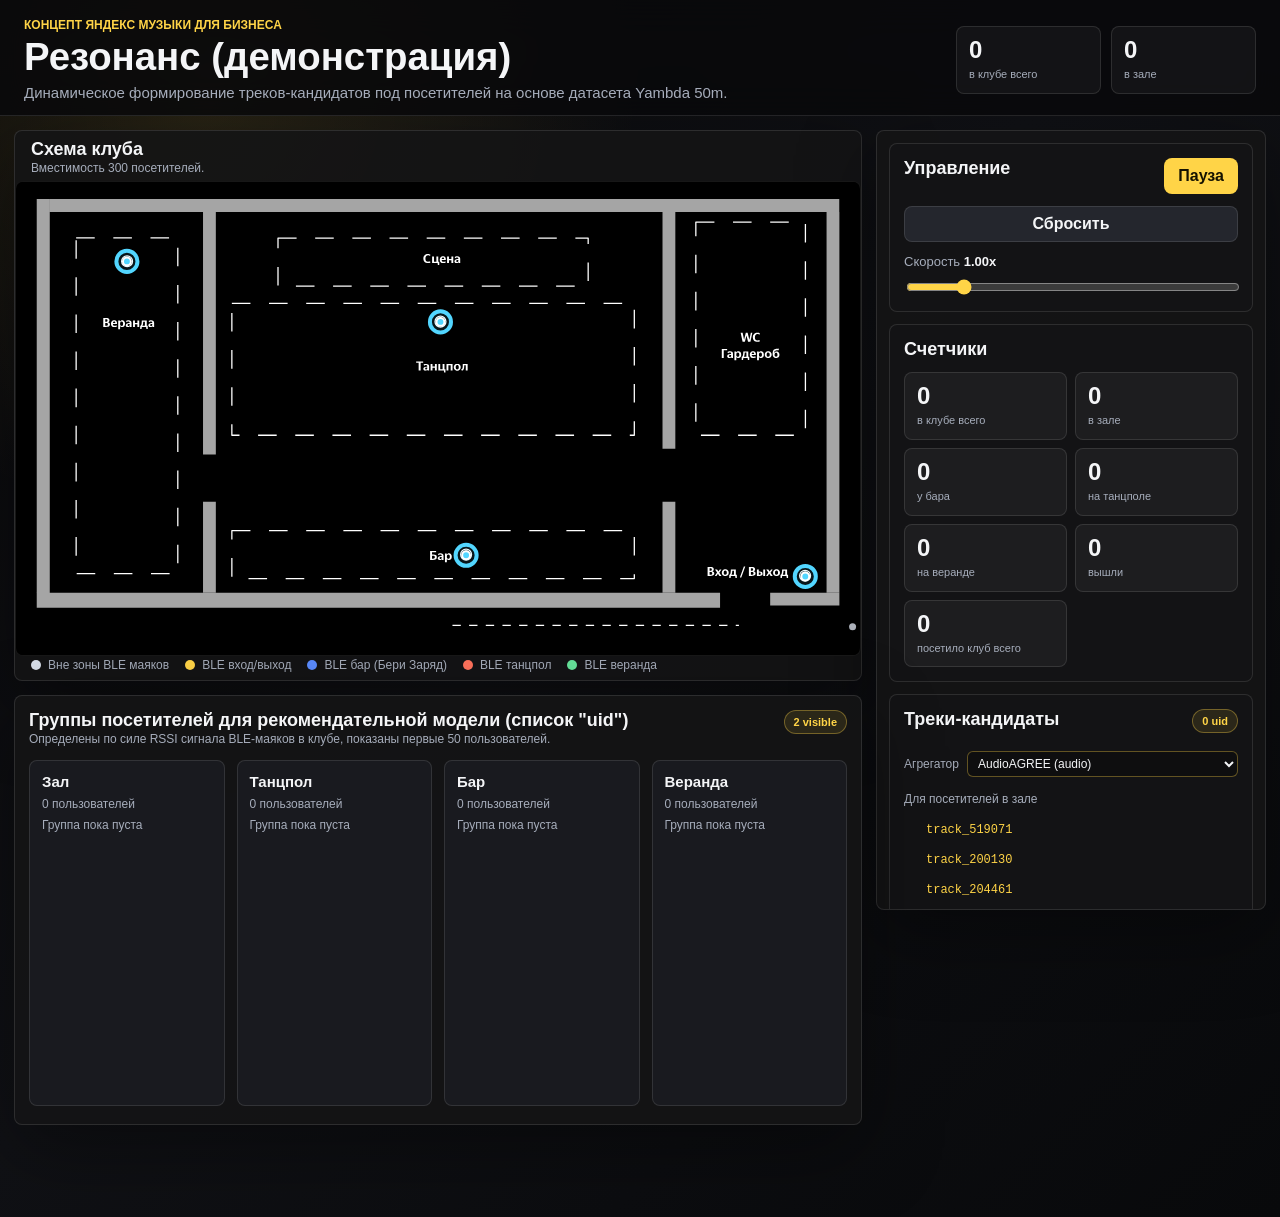
<file: Club-Demo/index.html>
<!doctype html>
<html lang="ru">
  <head>
    <meta charset="utf-8" />
    <meta name="viewport" content="width=device-width, initial-scale=1" />
    <title>Резонанс (демонстрация)</title>
    <link rel="stylesheet" href="styles.css" />
  </head>
  <body>
    <header class="app-header">
      <div>
        <p class="eyebrow">Концепт Яндекс Музыки для бизнеса</p>
        <h1>Резонанс (демонстрация)</h1>
        <p class="subtitle">Динамическое формирование треков-кандидатов под посетителей на основе датасета Yambda 50m.</p>
      </div>
      <div class="header-metrics" aria-label="Основные счетчики">
        <div>
          <span id="clubOccupancyHeader">0</span>
          <small>в клубе всего</small>
        </div>
        <div>
          <span id="centralGroupHeader">0</span>
          <small>в зале</small>
        </div>
      </div>
    </header>

    <div id="errorBanner" class="error-banner" hidden></div>

    <main class="demo-layout">
      <section class="map-card" aria-label="Карта клуба">
        <div class="map-toolbar">
          <div>
            <h2>Схема клуба</h2>
            <p id="dataStatus">Вместимость 300 посетителей.</p>
          </div>
          <div id="debugInfo" class="debug-info" hidden>
            viewBox: 0 0 1920 1080 · cursor: -,- · agents: 0
          </div>
        </div>

        <div class="map-wrapper" id="mapWrapper">
          <img
            src="assets/club_map.svg"
            class="club-map"
            id="clubMap"
            alt="Схема клуба"
          />
          <svg
            class="agents-layer"
            id="agentsLayer"
            viewBox="0 0 1920 1080"
            aria-label="Слой посетителей, BLE-маяков и маршрутов"
          ></svg>
          <div id="signalPopup" class="signal-popup" hidden></div>
        </div>

        <div class="legend" aria-label="Цвета посетителей">
          <span><i class="legend-dot outside-ble"></i>Вне зоны BLE маяков</span>
          <span><i class="legend-dot entrance"></i>BLE вход/выход</span>
          <span><i class="legend-dot bar"></i>BLE бар (Бери Заряд)</span>
          <span><i class="legend-dot dancefloor"></i>BLE танцпол</span>
          <span><i class="legend-dot veranda"></i>BLE веранда</span>
        </div>
      </section>

      <aside class="side-panel" aria-label="Панель управления и аналитики">
        <section class="panel-block controls-block">
          <div class="panel-title-row">
            <h2>Управление</h2>
            <button id="startPauseBtn" class="primary-button" type="button">Пауза</button>
          </div>
          <button id="resetBtn" class="secondary-button" type="button">Сбросить</button>

          <label class="range-control">
            <span>Скорость <b id="speedValue">1.00x</b></span>
            <input id="speedRange" type="range" min="0.25" max="5" step="0.25" value="1" />
          </label>

        </section>

        <section class="panel-block">
          <h2>Счетчики</h2>
          <div class="stats-grid">
            <div><span id="clubOccupancy">0</span><small>в клубе всего</small></div>
            <div><span id="centralGroupCount">0</span><small>в зале</small></div>
            <div><span id="barCount">0</span><small>у бара</small></div>
            <div><span id="dancefloorCount">0</span><small>на танцполе</small></div>
            <div><span id="verandaCount">0</span><small>на веранде</small></div>
            <div><span id="exitedCount">0</span><small>вышли</small></div>
            <div><span id="totalVisitorsCount">0</span><small>посетило клуб всего</small></div>
          </div>
        </section>

        <section class="panel-block recommendations-card">
          <div class="panel-title-row">
            <h2>Треки-кандидаты</h2>
            <span id="recommendationGroupSize" class="pill">0 users</span>
          </div>
          <div class="reco-controls">
            <label for="methodSelect">Агрегатор</label>
            <select id="methodSelect">
              <option value="audio_agree">AudioAGREE (audio)</option>
              <option value="group_cross_attn">GroupCrossAttn (audio)</option>
              <option value="avg">AVG (тривиальный)</option>
            </select>
          </div>
          <p class="muted-text">Для посетителей в зале</p>
          <ol id="recommendationsList" class="recommendations-list"></ol>
        </section>

        <section class="panel-block metrics-card" id="metricsPanel">
          <div class="panel-title-row">
            <h2>Качество (live)</h2>
          </div>
          <p class="muted-text">
            Среднее по зонам клуба на реальных (held-out) прослушиваниях YAMBDA.
          </p>
          <ul class="metrics-legend">
            <li><b>NDCG@10</b> — насколько точно верх списка попал в реальные прослушивания группы: совпадения на верхних позициях весят больше (выше - лучше).</li>
            <li><b>coverage@10</b> — какой доле участников топ-10 угодил хотя бы одним «своим» треком: считаем долю людей, у кого есть попадание (выше - лучше).</li>
            <li><b>Jain</b> — равномерность попадания личных треков в подборку по участникам: индекс Джейна по их личным NDCG, 1 = всем поровну (выше - лучше).</li>
            <li><b>disagreement</b> — насколько равномерно подборка попала в личные треки участников по NDCG (ниже - лучше).</li>
          </ul>
          <table class="metrics-table">
            <thead>
              <tr><th>Метрика</th><th>AudioAGREE</th><th>AVG</th></tr>
            </thead>
            <tbody>
              <tr>
                <td>NDCG@10</td>
                <td id="metricsNdcgAudio" class="metric-primary">—</td>
                <td id="metricsNdcgAvg">—</td>
              </tr>
              <tr>
                <td>coverage@10</td>
                <td id="metricsCovAudio" class="metric-primary">—</td>
                <td id="metricsCovAvg">—</td>
              </tr>
              <tr>
                <td>Jain</td>
                <td id="metricsJainAudio" class="metric-primary">—</td>
                <td id="metricsJainAvg">—</td>
              </tr>
              <tr>
                <td>disagreement</td>
                <td id="metricsDisAudio" class="metric-primary">—</td>
                <td id="metricsDisAvg">—</td>
              </tr>
            </tbody>
          </table>
          <p id="metricsSampleN" class="muted-text">0 групп в усреднении</p>
        </section>
      </aside>

      <section class="groups-card" aria-label="Группы пользователей для рекомендаций">
        <div class="panel-title-row">
          <div>
            <h2>Группы посетителей для рекомендательной модели (список "uid")</h2>
            <p class="muted-text">Определены по силе RSSI сигнала BLE-маяков в клубе, показаны первые 50 пользователей.</p>
          </div>
          <span id="visibleAgentsCount" class="pill">0 visible</span>
        </div>

        <div class="groups-grid">
          <article class="group-list-card">
            <h3>Зал</h3>
            <p id="centralRoomMeta" class="group-meta">0 пользователей</p>
            <div id="centralRoomList" class="users-list"></div>
          </article>
          <article class="group-list-card">
            <h3>Танцпол</h3>
            <p id="dancefloorMeta" class="group-meta">0 пользователей</p>
            <div id="dancefloorList" class="users-list"></div>
          </article>
          <article class="group-list-card">
            <h3>Бар</h3>
            <p id="barMeta" class="group-meta">0 пользователей</p>
            <div id="barList" class="users-list"></div>
          </article>
          <article class="group-list-card">
            <h3>Веранда</h3>
            <p id="verandaMeta" class="group-meta">0 пользователей</p>
            <div id="verandaList" class="users-list"></div>
          </article>
        </div>
      </section>
    </main>

    <script src="app.js"></script>
  </body>
</html>
</file>
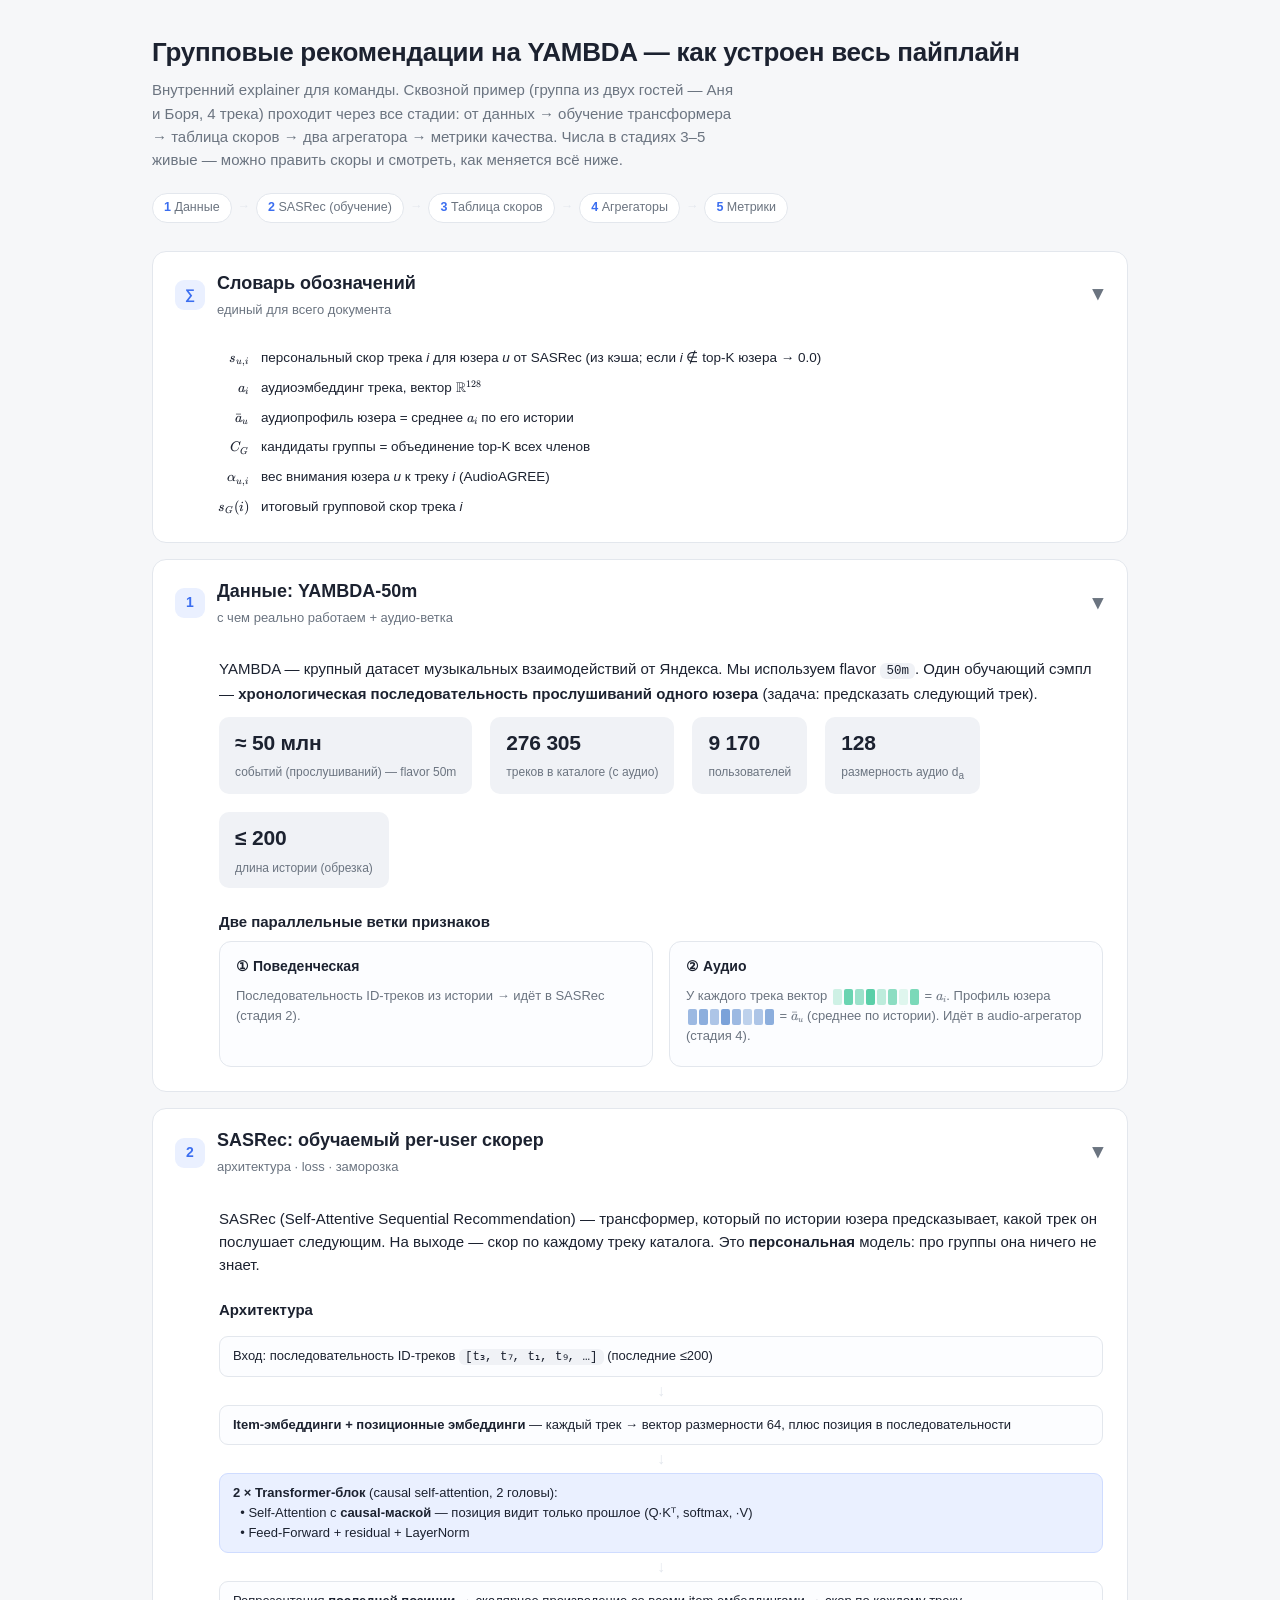
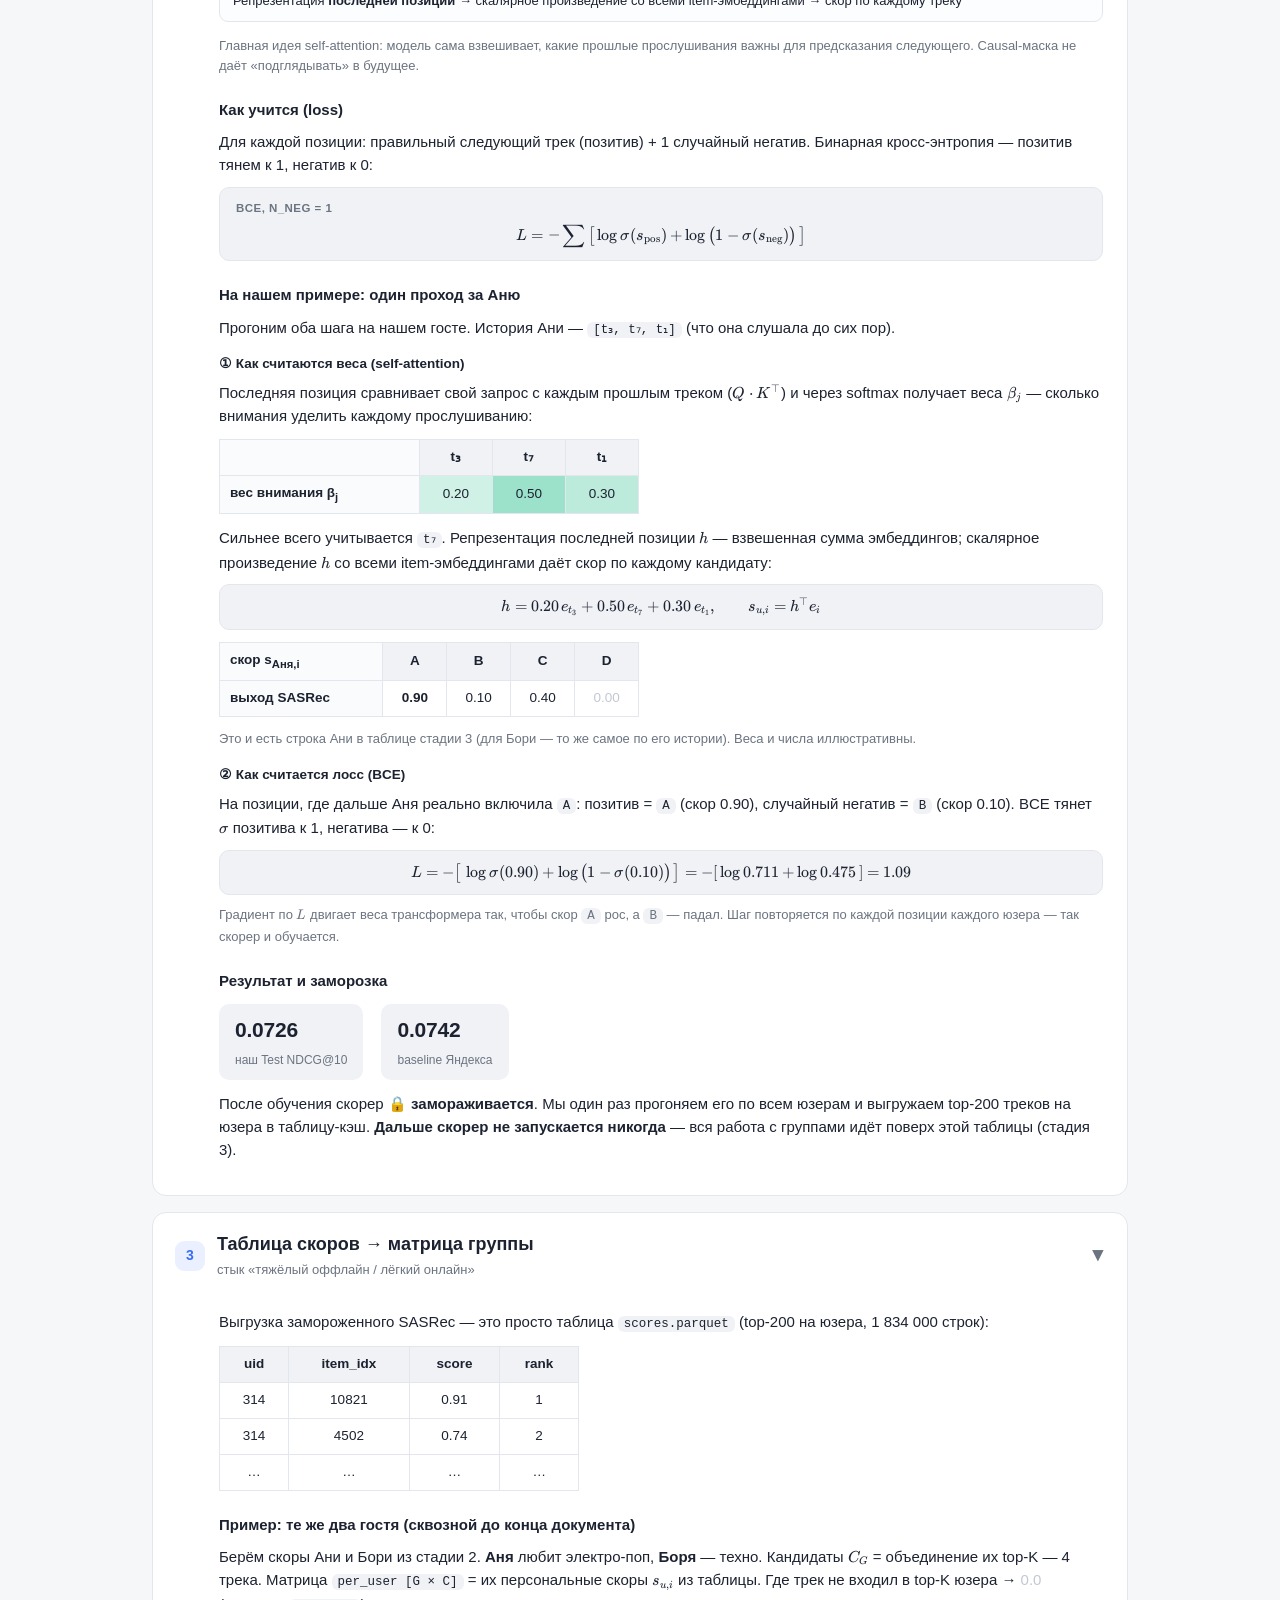
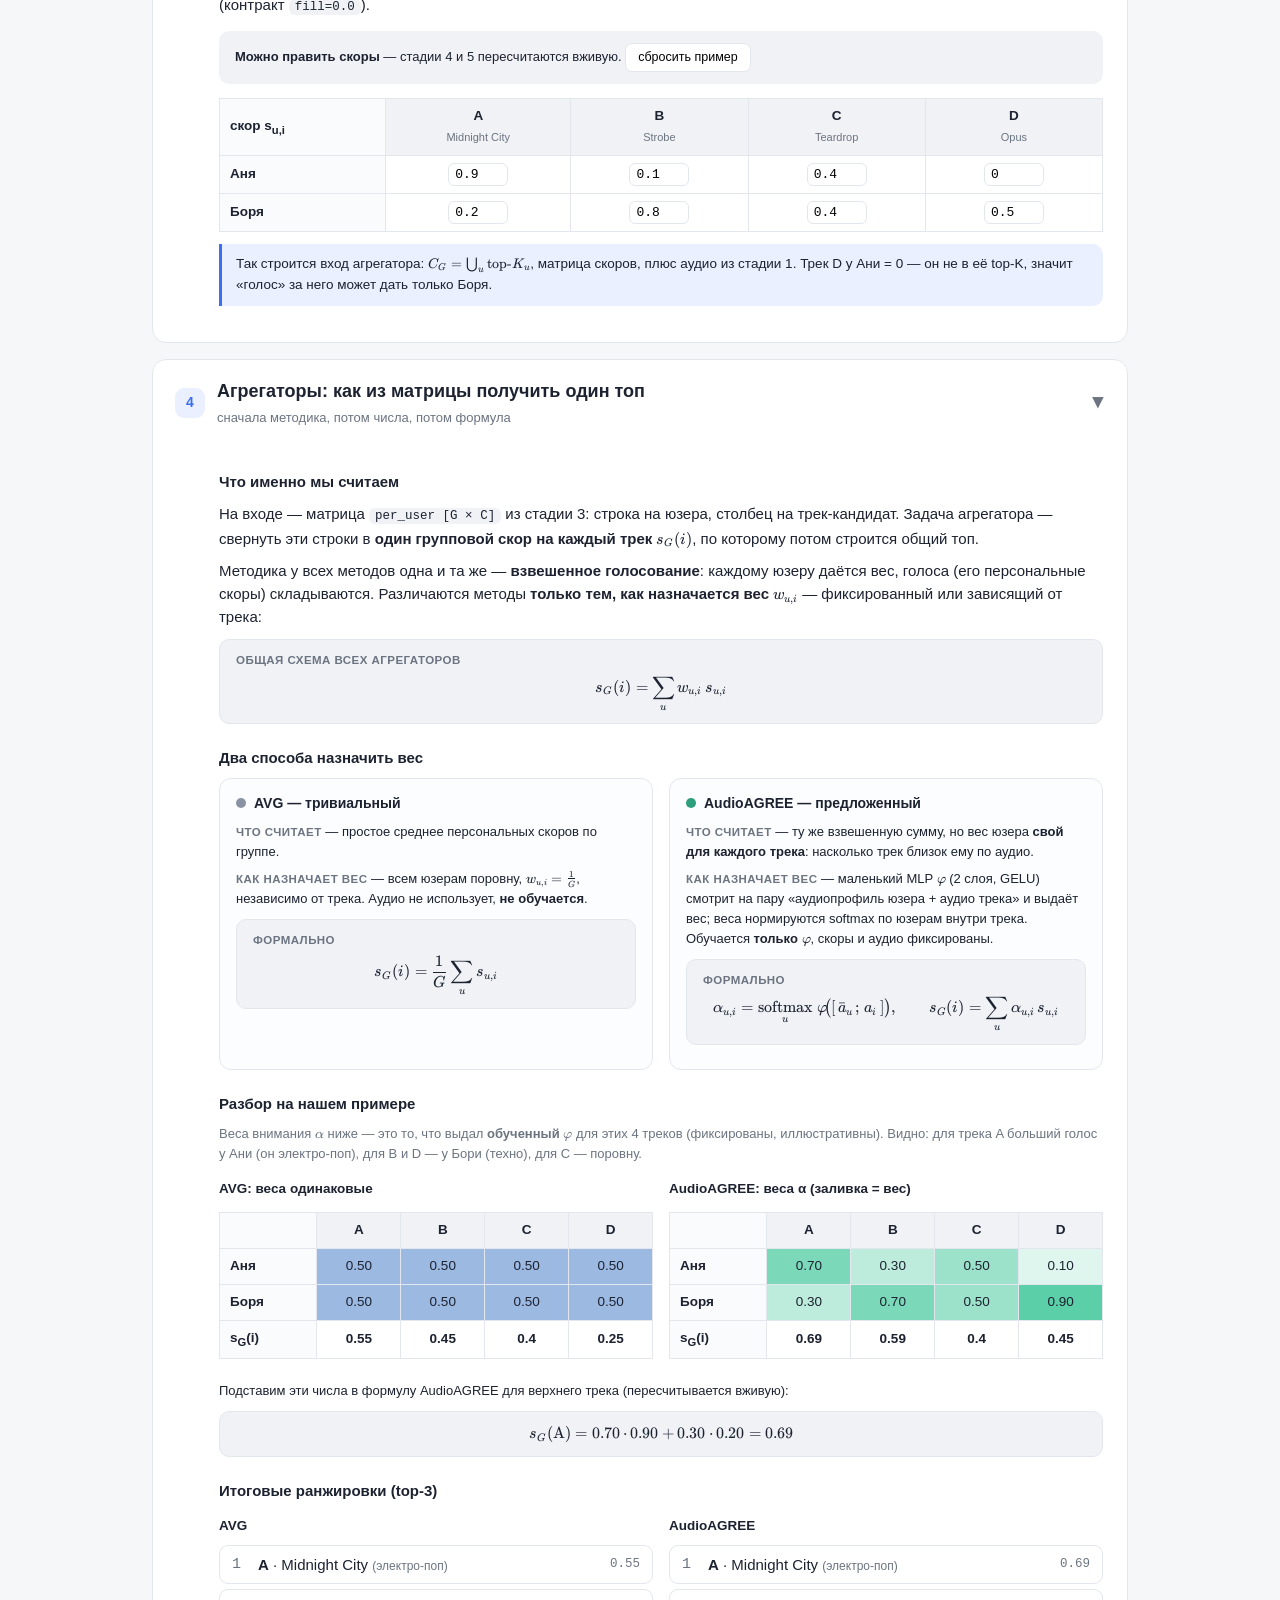
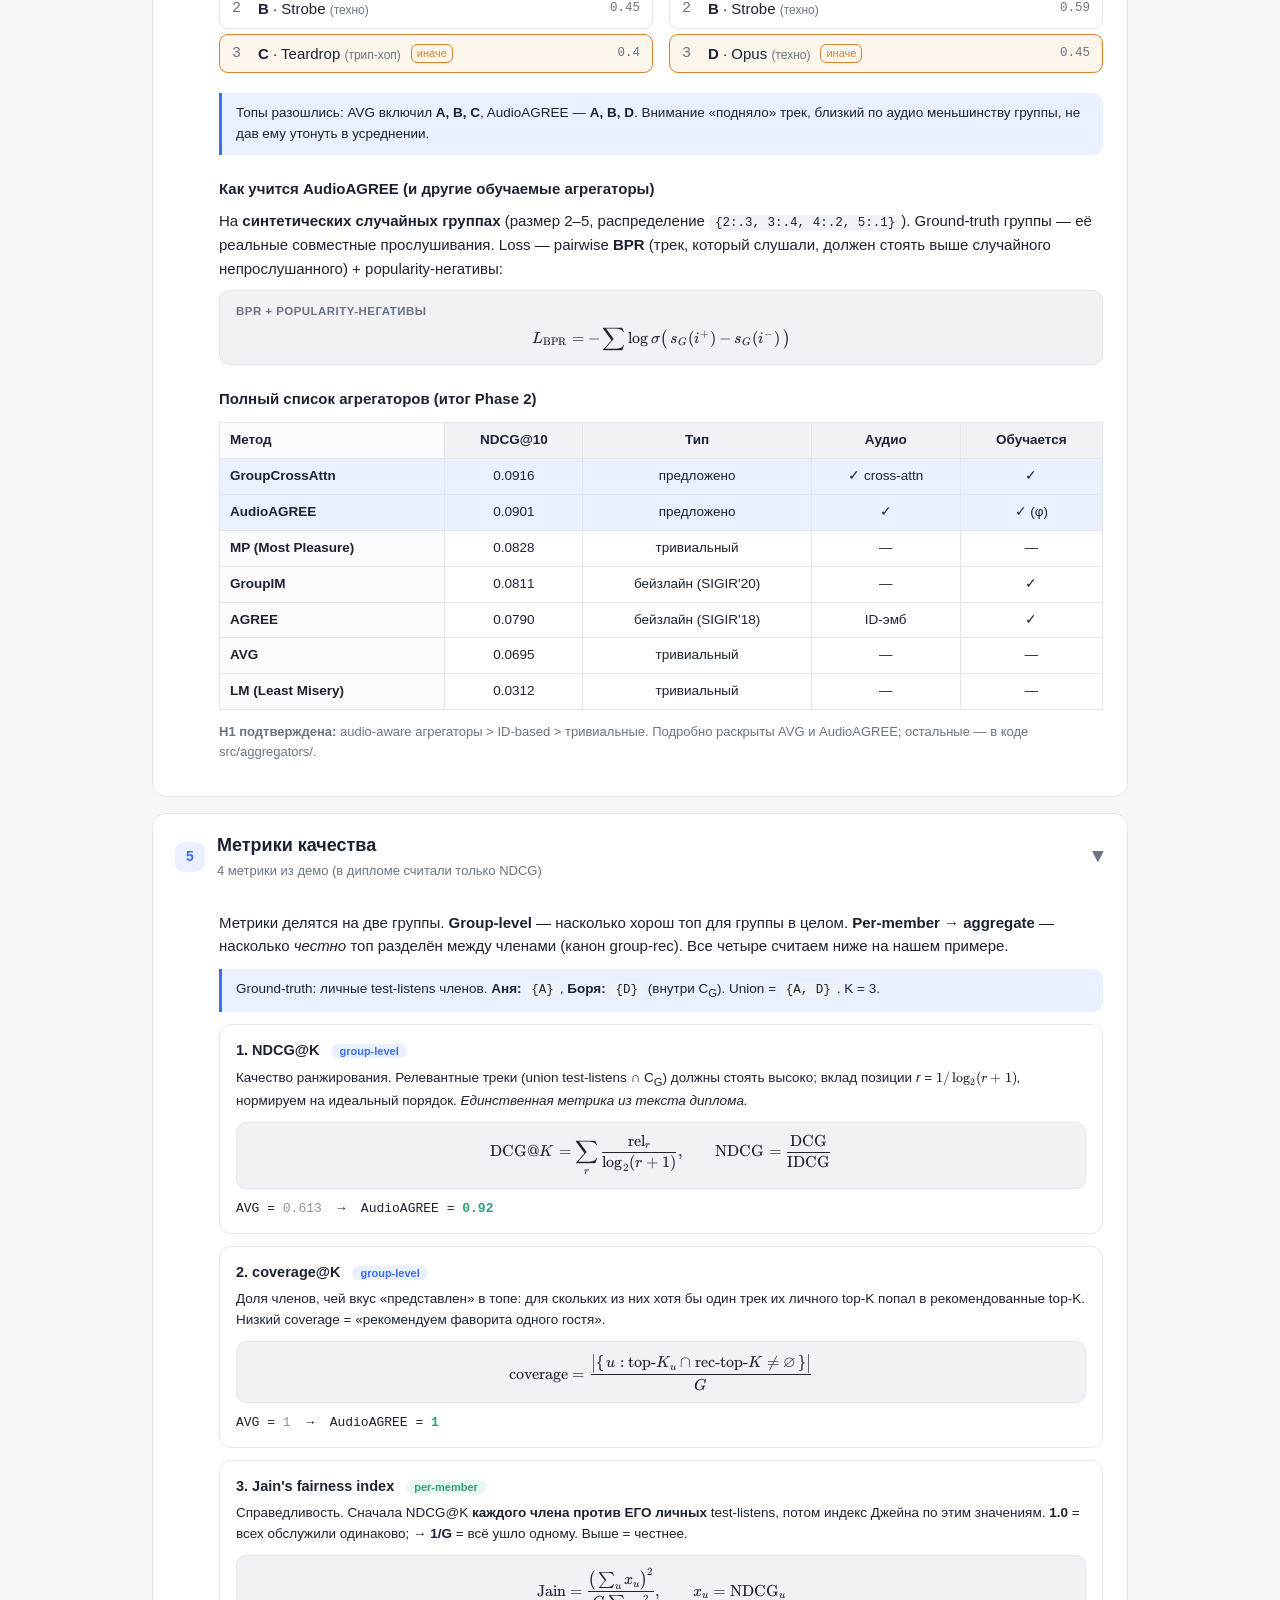
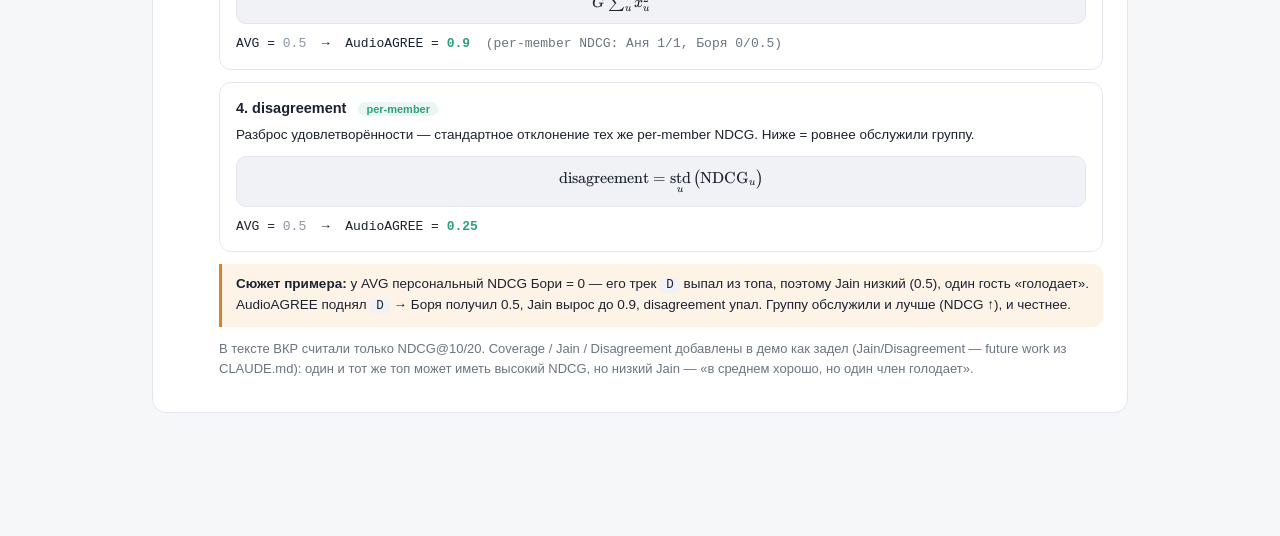
<file: pipeline-explainer/index.html>
<!DOCTYPE html>
<html lang="ru">
<head>
<meta charset="utf-8">
<meta name="viewport" content="width=device-width, initial-scale=1">
<title>Пайплайн групповых рекомендаций — внутренний explainer</title>
<link rel="stylesheet" href="katex/katex.min.css">
<style>
  :root {
    --bg: #f6f7f9;
    --card: #ffffff;
    --ink: #1c2230;
    --muted: #6b7480;
    --line: #e3e7ed;
    --accent: #3b6ef0;
    --accent-soft: #eaf0ff;
    --avg: #8a93a3;
    --aa: #2f9e7d;
    --warn: #d9822b;
    --code: #f0f2f6;
    --good: #2f9e7d;
    --bad: #d24b4b;
    --radius: 14px;
    --mono: ui-monospace, SFMono-Regular, "SF Mono", Menlo, Consolas, monospace;
  }
  * { box-sizing: border-box; }
  body {
    margin: 0; background: var(--bg); color: var(--ink);
    font-family: -apple-system, BlinkMacSystemFont, "Segoe UI", Roboto, Helvetica, Arial, sans-serif;
    line-height: 1.55; font-size: 15px;
  }
  .wrap { max-width: 1020px; margin: 0 auto; padding: 32px 22px 120px; }
  header.top { margin-bottom: 28px; }
  header.top h1 { font-size: 26px; margin: 0 0 6px; letter-spacing: -0.01em; }
  header.top p { color: var(--muted); margin: 0; max-width: 70ch; }
  .stagebar {
    display: flex; flex-wrap: wrap; gap: 6px; margin: 22px 0 8px; font-size: 12.5px;
  }
  .stagebar span {
    background: var(--card); border: 1px solid var(--line); border-radius: 999px;
    padding: 4px 11px; color: var(--muted);
  }
  .stagebar span b { color: var(--accent); font-weight: 600; }
  .stagebar .arr { border: none; background: none; color: var(--line); padding: 4px 0; }

  details.stage {
    background: var(--card); border: 1px solid var(--line); border-radius: var(--radius);
    margin: 16px 0; overflow: hidden;
  }
  details.stage > summary {
    list-style: none; cursor: pointer; padding: 18px 22px; display: flex; align-items: baseline; gap: 12px;
  }
  details.stage > summary::-webkit-details-marker { display: none; }
  details.stage > summary::marker { content: ""; }
  .num {
    flex: none; width: 30px; height: 30px; border-radius: 9px; background: var(--accent-soft);
    color: var(--accent); font-weight: 700; display: grid; place-items: center; font-size: 14px;
    align-self: center;
  }
  summary h2 { font-size: 18px; margin: 0; flex: 1; }
  summary .sub { color: var(--muted); font-size: 13px; font-weight: 400; display: block; margin-top: 2px; }
  summary .chev { color: var(--muted); transition: transform .15s; align-self: center; }
  details[open] > summary .chev { transform: rotate(90deg); }
  .body { padding: 2px 24px 24px; }
  .body.indent { padding-left: 66px; }

  h3 { font-size: 15px; margin: 22px 0 8px; }
  p { margin: 9px 0; }
  .muted { color: var(--muted); }
  code, .k { font-family: var(--mono); font-size: 12.5px; background: var(--code); padding: 1px 6px; border-radius: 6px; }
  .codepath { font-family: var(--mono); font-size: 12px; color: var(--muted); }

  /* ----- формулы (KaTeX) ----- */
  .formula {
    background: var(--code);
    padding: 12px 16px; border-radius: 10px; margin: 10px 0; overflow-x: auto;
    border: 1px solid var(--line);
  }
  .formula .katex-display { margin: 0; }
  .formula.label { position: relative; }
  .formula .lead {
    display: block; font-family: -apple-system, BlinkMacSystemFont, "Segoe UI", sans-serif;
    font-size: 11.5px; font-weight: 600; letter-spacing: .04em; text-transform: uppercase;
    color: var(--muted); margin-bottom: 6px;
  }
  .katex { font-size: 1.04em; }
  .ki { white-space: nowrap; }

  .note {
    border-left: 3px solid var(--accent); background: var(--accent-soft);
    padding: 10px 14px; border-radius: 0 10px 10px 0; margin: 12px 0; font-size: 13.5px;
  }
  .note.warn { border-color: var(--warn); background: #fdf3e7; }

  .grid2 { display: grid; grid-template-columns: 1fr 1fr; gap: 16px; }
  @media (max-width: 760px) { .grid2 { grid-template-columns: 1fr; } .body.indent { padding-left: 24px; } }

  .stat { display: flex; gap: 18px; flex-wrap: wrap; margin: 12px 0; }
  .stat .cell { background: var(--code); border-radius: 10px; padding: 10px 16px; min-width: 110px; }
  .stat .cell b { font-size: 21px; display: block; letter-spacing: -0.01em; }
  .stat .cell span { font-size: 12px; color: var(--muted); }

  table.tbl { border-collapse: collapse; width: 100%; margin: 12px 0; font-size: 13.5px; }
  table.tbl th, table.tbl td { border: 1px solid var(--line); padding: 7px 10px; text-align: center; }
  table.tbl th { background: var(--code); font-weight: 600; }
  table.tbl td.lbl, table.tbl th.lbl { text-align: left; font-weight: 600; background: #fafbfc; }
  table.tbl tr.hi td { background: var(--accent-soft); }
  .zero { color: #c2c8d2; }

  .card-mini {
    border: 1px solid var(--line); border-radius: 12px; padding: 14px 16px; background: #fcfdff;
  }
  .card-mini h4 { margin: 0 0 8px; font-size: 14px; display: flex; align-items: center; gap: 8px; }
  .card-mini .what { font-size: 11.5px; font-weight: 700; letter-spacing: .04em; text-transform: uppercase; color: var(--muted); }
  .dot { width: 10px; height: 10px; border-radius: 50%; flex: none; }
  .dot.avg { background: var(--avg); }
  .dot.aa { background: var(--aa); }

  .vec { display: inline-flex; gap: 2px; vertical-align: middle; margin: 0 2px; }
  .vec i { width: 9px; height: 16px; border-radius: 2px; display: inline-block; }

  .transformer { display: flex; flex-direction: column; gap: 6px; align-items: stretch; margin: 14px 0; }
  .tblock { border: 1px solid var(--line); border-radius: 9px; padding: 9px 13px; background: #fcfdff; font-size: 13px; }
  .tblock b { font-size: 13px; }
  .tflow { text-align: center; color: var(--line); font-size: 16px; line-height: 1; }
  .tblock.attn { background: var(--accent-soft); border-color: #cfdcff; }

  .legend { display: flex; flex-direction: column; gap: 9px; font-size: 13.5px; margin-top: 8px; }
  .legend div { display: flex; align-items: baseline; gap: 12px; }
  .legend .sym { min-width: 72px; flex: none; text-align: right; }

  .rankrow { display: flex; gap: 16px; flex-wrap: wrap; }
  .rankcol { flex: 1; min-width: 220px; }
  ol.rank { list-style: none; padding: 0; margin: 8px 0; counter-reset: r; }
  ol.rank li {
    counter-increment: r; display: flex; align-items: center; gap: 10px;
    border: 1px solid var(--line); border-radius: 9px; padding: 7px 12px; margin: 5px 0; background: #fff;
  }
  ol.rank li::before { content: counter(r); font-family: var(--mono); color: var(--muted); width: 16px; }
  ol.rank li .sc { margin-left: auto; font-family: var(--mono); font-size: 12.5px; color: var(--muted); }
  ol.rank li.moved { border-color: var(--warn); background: #fdf6ec; }
  li .badge { font-size: 11px; color: var(--warn); border: 1px solid var(--warn); border-radius: 6px; padding: 0 5px; }

  .controls { background: var(--code); border-radius: 10px; padding: 12px 16px; margin: 14px 0; font-size: 13px; }
  .controls label { display: inline-flex; align-items: center; gap: 6px; }
  input[type=number] { width: 60px; font-family: var(--mono); padding: 3px 6px; border: 1px solid var(--line); border-radius: 6px; font-size: 13px; }
  button.reset { font: inherit; font-size: 12.5px; border: 1px solid var(--line); background: #fff; border-radius: 7px; padding: 4px 12px; cursor: pointer; }

  .metricbox { border: 1px solid var(--line); border-radius: 12px; padding: 14px 16px; margin: 12px 0; }
  .metricbox h4 { margin: 0 0 4px; font-size: 14.5px; }
  .metricbox .tag { font-size: 11px; font-weight: 600; padding: 1px 8px; border-radius: 999px; margin-left: 8px; }
  .tag.group { background: var(--accent-soft); color: var(--accent); }
  .tag.member { background: #eaf7f1; color: var(--aa); }
  .cmp { font-family: var(--mono); font-size: 13px; }
  .cmp .avgv { color: var(--avg); }
  .cmp .aav { color: var(--aa); font-weight: 600; }
  footer { color: var(--muted); font-size: 12.5px; margin-top: 40px; text-align: center; }
</style>
</head>
<body>
<div class="wrap">

<header class="top">
  <h1>Групповые рекомендации на YAMBDA — как устроен весь пайплайн</h1>
  <p>Внутренний explainer для команды. Сквозной пример (группа из двух гостей — Аня и Боря, 4 трека) проходит через все стадии: от данных → обучение трансформера → таблица скоров → два агрегатора → метрики качества. Числа в стадиях 3–5 живые — можно править скоры и смотреть, как меняется всё ниже.</p>
  <div class="stagebar">
    <span><b>1</b> Данные</span><span class="arr">→</span>
    <span><b>2</b> SASRec (обучение)</span><span class="arr">→</span>
    <span><b>3</b> Таблица скоров</span><span class="arr">→</span>
    <span><b>4</b> Агрегаторы</span><span class="arr">→</span>
    <span><b>5</b> Метрики</span>
  </div>
</header>

<!-- ============ Словарь ============ -->
<details class="stage" open>
  <summary><span class="num">∑</span><h2>Словарь обозначений<span class="sub">единый для всего документа</span></h2><span class="chev">▶</span></summary>
  <div class="body">
    <div class="legend">
      <div><span class="sym ki" data-tex="s_{u,i}"></span><span>персональный скор трека <i>i</i> для юзера <i>u</i> от SASRec (из кэша; если <i>i</i> ∉ top-K юзера → 0.0)</span></div>
      <div><span class="sym ki" data-tex="a_i"></span><span>аудиоэмбеддинг трека, вектор <span class="ki" data-tex="\mathbb{R}^{128}"></span></span></div>
      <div><span class="sym ki" data-tex="\bar a_u"></span><span>аудиопрофиль юзера = среднее <span class="ki" data-tex="a_i"></span> по его истории</span></div>
      <div><span class="sym ki" data-tex="C_G"></span><span>кандидаты группы = объединение top-K всех членов</span></div>
      <div><span class="sym ki" data-tex="\alpha_{u,i}"></span><span>вес внимания юзера <i>u</i> к треку <i>i</i> (AudioAGREE)</span></div>
      <div><span class="sym ki" data-tex="s_G(i)"></span><span>итоговый групповой скор трека <i>i</i></span></div>
    </div>
  </div>
</details>

<!-- ============ 1. ДАННЫЕ ============ -->
<details class="stage" open>
  <summary><span class="num">1</span><h2>Данные: YAMBDA-50m<span class="sub">с чем реально работаем + аудио-ветка</span></h2><span class="chev">▶</span></summary>
  <div class="body indent">
    <p>YAMBDA — крупный датасет музыкальных взаимодействий от Яндекса. Мы используем flavor <code>50m</code>. Один обучающий сэмпл — <b>хронологическая последовательность прослушиваний одного юзера</b> (задача: предсказать следующий трек).</p>
    <div class="stat">
      <div class="cell"><b>≈ 50 млн</b><span>событий (прослушиваний) — flavor 50m</span></div>
      <div class="cell"><b>276 305</b><span>треков в каталоге (с аудио)</span></div>
      <div class="cell"><b>9 170</b><span>пользователей</span></div>
      <div class="cell"><b>128</b><span>размерность аудио d<sub>a</sub></span></div>
      <div class="cell"><b>≤ 200</b><span>длина истории (обрезка)</span></div>
    </div>
    <h3>Две параллельные ветки признаков</h3>
    <div class="grid2">
      <div class="card-mini">
        <h4>① Поведенческая</h4>
        <p class="muted" style="font-size:13px;margin:0">Последовательность ID-треков из истории → идёт в SASRec (стадия 2).</p>
      </div>
      <div class="card-mini">
        <h4>② Аудио</h4>
        <p style="font-size:13px;margin:0 0 6px" class="muted">У каждого трека вектор <span class="vec" id="vec-item"></span> = <span class="ki" data-tex="a_i"></span>. Профиль юзера <span class="vec" id="vec-user"></span> = <span class="ki" data-tex="\bar a_u"></span> (среднее по истории). Идёт в audio-агрегатор (стадия 4).</p>
      </div>
    </div>
  </div>
</details>

<!-- ============ 2. SASRec ============ -->
<details class="stage" open>
  <summary><span class="num">2</span><h2>SASRec: обучаемый per-user скорер<span class="sub">архитектура · loss · заморозка</span></h2><span class="chev">▶</span></summary>
  <div class="body indent">
    <p>SASRec (Self-Attentive Sequential Recommendation) — трансформер, который по истории юзера предсказывает, какой трек он послушает следующим. На выходе — скор по каждому треку каталога. Это <b>персональная</b> модель: про группы она ничего не знает.</p>

    <h3>Архитектура</h3>
    <div class="transformer">
      <div class="tblock">Вход: последовательность ID-треков <code>[t₃, t₇, t₁, t₉, …]</code> (последние ≤200)</div>
      <div class="tflow">↓</div>
      <div class="tblock"><b>Item-эмбеддинги + позиционные эмбеддинги</b> — каждый трек → вектор размерности 64, плюс позиция в последовательности</div>
      <div class="tflow">↓</div>
      <div class="tblock attn"><b>2 × Transformer-блок</b> (causal self-attention, 2 головы):<br>
        &nbsp;&nbsp;• Self-Attention с <b>causal-маской</b> — позиция видит только прошлое (Q·Kᵀ, softmax, ·V)<br>
        &nbsp;&nbsp;• Feed-Forward + residual + LayerNorm</div>
      <div class="tflow">↓</div>
      <div class="tblock">Репрезентация <b>последней позиции</b> → скалярное произведение со всеми item-эмбеддингами → скор по каждому треку</div>
    </div>
    <p class="muted" style="font-size:13px">Главная идея self-attention: модель сама взвешивает, какие прошлые прослушивания важны для предсказания следующего. Causal-маска не даёт «подглядывать» в будущее.</p>

    <h3>Как учится (loss)</h3>
    <p>Для каждой позиции: правильный следующий трек (позитив) + 1 случайный негатив. Бинарная кросс-энтропия — позитив тянем к 1, негатив к 0:</p>
    <div class="formula label"><span class="lead">BCE, n_neg = 1</span><span class="kd" data-tex="L = -\sum \left[\,\log \sigma(s_{\text{pos}}) + \log\big(1 - \sigma(s_{\text{neg}})\big)\,\right]"></span></div>

    <h3>На нашем примере: один проход за Аню</h3>
    <p>Прогоним оба шага на нашем госте. История Ани — <code>[t₃, t₇, t₁]</code> (что она слушала до сих пор).</p>

    <h4 style="font-size:13.5px;margin:14px 0 4px">① Как считаются веса (self-attention)</h4>
    <p style="margin:6px 0">Последняя позиция сравнивает свой запрос с каждым прошлым треком (<span class="ki" data-tex="Q\cdot K^{\top}"></span>) и через softmax получает веса <span class="ki" data-tex="\beta_j"></span> — сколько внимания уделить каждому прослушиванию:</p>
    <table class="tbl" style="max-width:420px">
      <tr><th class="lbl"></th><th>t₃</th><th>t₇</th><th>t₁</th></tr>
      <tr><td class="lbl">вес внимания β<sub>j</sub></td>
        <td style="background:hsl(160,55%,88%)">0.20</td>
        <td style="background:hsl(160,55%,75%)">0.50</td>
        <td style="background:hsl(160,55%,83%)">0.30</td></tr>
    </table>
    <p style="margin:6px 0">Сильнее всего учитывается <code>t₇</code>. Репрезентация последней позиции <span class="ki" data-tex="h"></span> — взвешенная сумма эмбеддингов; скалярное произведение <span class="ki" data-tex="h"></span> со всеми item-эмбеддингами даёт скор по каждому кандидату:</p>
    <div class="formula"><span class="kd" data-tex="h = 0.20\,e_{t_3} + 0.50\,e_{t_7} + 0.30\,e_{t_1}, \qquad s_{u,i} = h^{\top} e_i"></span></div>
    <table class="tbl" style="max-width:420px">
      <tr><th class="lbl">скор s<sub>Аня,i</sub></th><th>A</th><th>B</th><th>C</th><th>D</th></tr>
      <tr><td class="lbl">выход SASRec</td><td><b>0.90</b></td><td>0.10</td><td>0.40</td><td class="zero">0.00</td></tr>
    </table>
    <p class="muted" style="font-size:13px;margin:6px 0">Это и есть строка Ани в таблице стадии 3 (для Бори — то же самое по его истории). Веса и числа иллюстративны.</p>

    <h4 style="font-size:13.5px;margin:16px 0 4px">② Как считается лосс (BCE)</h4>
    <p style="margin:6px 0">На позиции, где дальше Аня реально включила <code>A</code>: позитив = <code>A</code> (скор 0.90), случайный негатив = <code>B</code> (скор 0.10). BCE тянет <span class="ki" data-tex="\sigma"></span> позитива к 1, негатива — к 0:</p>
    <div class="formula"><span class="kd" data-tex="L = -\big[\,\log\sigma(0.90) + \log\big(1-\sigma(0.10)\big)\,\big] = -[\,\log 0.711 + \log 0.475\,] = 1.09"></span></div>
    <p class="muted" style="font-size:13px;margin:6px 0">Градиент по <span class="ki" data-tex="L"></span> двигает веса трансформера так, чтобы скор <code>A</code> рос, а <code>B</code> — падал. Шаг повторяется по каждой позиции каждого юзера — так скорер и обучается.</p>

    <h3>Результат и заморозка</h3>
    <div class="stat">
      <div class="cell"><b>0.0726</b><span>наш Test NDCG@10</span></div>
      <div class="cell"><b>0.0742</b><span>baseline Яндекса</span></div>
    </div>
    <p>После обучения скорер <b>🔒 замораживается</b>. Мы один раз прогоняем его по всем юзерам и выгружаем top-200 треков на юзера в таблицу-кэш. <b>Дальше скорер не запускается никогда</b> — вся работа с группами идёт поверх этой таблицы (стадия 3).</p>
  </div>
</details>

<!-- ============ 3. ТАБЛИЦА ============ -->
<details class="stage" open>
  <summary><span class="num">3</span><h2>Таблица скоров → матрица группы<span class="sub">стык «тяжёлый оффлайн / лёгкий онлайн»</span></h2><span class="chev">▶</span></summary>
  <div class="body indent">
    <p>Выгрузка замороженного SASRec — это просто таблица <code>scores.parquet</code> (top-200 на юзера, 1 834 000 строк):</p>
    <table class="tbl" style="max-width:360px">
      <tr><th>uid</th><th>item_idx</th><th>score</th><th>rank</th></tr>
      <tr><td>314</td><td>10821</td><td>0.91</td><td>1</td></tr>
      <tr><td>314</td><td>4502</td><td>0.74</td><td>2</td></tr>
      <tr><td>…</td><td>…</td><td>…</td><td>…</td></tr>
    </table>

    <h3>Пример: те же два гостя (сквозной до конца документа)</h3>
    <p>Берём скоры Ани и Бори из стадии 2. <b>Аня</b> любит электро-поп, <b>Боря</b> — техно. Кандидаты <span class="ki" data-tex="C_G"></span> = объединение их top-K — 4 трека. Матрица <span class="k">per_user [G × C]</span> = их персональные скоры <span class="ki" data-tex="s_{u,i}"></span> из таблицы. Где трек не входил в top-K юзера → <span class="zero">0.0</span> (контракт <code>fill=0.0</code>).</p>

    <div class="controls">
      <b>Можно править скоры</b> — стадии 4 и 5 пересчитаются вживую.
      <button class="reset" id="resetBtn">сбросить пример</button>
    </div>
    <table class="tbl" id="perUserTbl"></table>
    <p class="note">Так строится вход агрегатора: <span class="ki" data-tex="C_G = \bigcup_u \text{top-}K_u"></span>, матрица скоров, плюс аудио из стадии 1. Трек D у Ани = 0 — он не в её top-K, значит «голос» за него может дать только Боря.</p>
  </div>
</details>

<!-- ============ 4. АГРЕГАТОРЫ ============ -->
<details class="stage" open>
  <summary><span class="num">4</span><h2>Агрегаторы: как из матрицы получить один топ<span class="sub">сначала методика, потом числа, потом формула</span></h2><span class="chev">▶</span></summary>
  <div class="body indent">

    <h3>Что именно мы считаем</h3>
    <p>На входе — матрица <span class="k">per_user [G × C]</span> из стадии 3: строка на юзера, столбец на трек-кандидат. Задача агрегатора — свернуть эти строки в <b>один групповой скор на каждый трек</b> <span class="ki" data-tex="s_G(i)"></span>, по которому потом строится общий топ.</p>
    <p>Методика у всех методов одна и та же — <b>взвешенное голосование</b>: каждому юзеру даётся вес, голоса (его персональные скоры) складываются. Различаются методы <b>только тем, как назначается вес</b> <span class="ki" data-tex="w_{u,i}"></span> — фиксированный или зависящий от трека:</p>
    <div class="formula label"><span class="lead">общая схема всех агрегаторов</span><span class="kd" data-tex="s_G(i) = \sum_{u} w_{u,i}\, s_{u,i}"></span></div>

    <h3>Два способа назначить вес</h3>
    <div class="grid2">
      <div class="card-mini">
        <h4><span class="dot avg"></span>AVG — тривиальный</h4>
        <p style="font-size:13px;margin:6px 0"><span class="what">что считает</span> — простое среднее персональных скоров по группе.</p>
        <p style="font-size:13px;margin:6px 0"><span class="what">как назначает вес</span> — всем юзерам поровну, <span class="ki" data-tex="w_{u,i} = \tfrac{1}{G}"></span>, независимо от трека. Аудио не использует, <b>не обучается</b>.</p>
        <div class="formula label"><span class="lead">формально</span><span class="kd" data-tex="s_G(i) = \frac{1}{G}\sum_{u} s_{u,i}"></span></div>
      </div>
      <div class="card-mini">
        <h4><span class="dot aa"></span>AudioAGREE — предложенный</h4>
        <p style="font-size:13px;margin:6px 0"><span class="what">что считает</span> — ту же взвешенную сумму, но вес юзера <b>свой для каждого трека</b>: насколько трек близок ему по аудио.</p>
        <p style="font-size:13px;margin:6px 0"><span class="what">как назначает вес</span> — маленький MLP <span class="ki" data-tex="\varphi"></span> (2 слоя, GELU) смотрит на пару «аудиопрофиль юзера + аудио трека» и выдаёт вес; веса нормируются softmax по юзерам внутри трека. Обучается <b>только</b> <span class="ki" data-tex="\varphi"></span>, скоры и аудио фиксированы.</p>
        <div class="formula label"><span class="lead">формально</span><span class="kd" data-tex="\alpha_{u,i} = \operatorname*{softmax}_{u}\, \varphi\!\big([\,\bar a_u\,;\,a_i\,]\big), \qquad s_G(i) = \sum_{u} \alpha_{u,i}\, s_{u,i}"></span></div>
      </div>
    </div>

    <h3>Разбор на нашем примере</h3>
    <p class="muted" style="font-size:13px">Веса внимания <span class="ki" data-tex="\alpha"></span> ниже — это то, что выдал <b>обученный</b> <span class="ki" data-tex="\varphi"></span> для этих 4 треков (фиксированы, иллюстративны). Видно: для трека A больший голос у Ани (он электро-поп), для B и D — у Бори (техно), для C — поровну.</p>
    <div class="grid2">
      <div>
        <h4 style="font-size:13.5px;margin:6px 0"><span class="dot avg"></span> AVG: веса одинаковые</h4>
        <table class="tbl" id="avgTbl"></table>
      </div>
      <div>
        <h4 style="font-size:13.5px;margin:6px 0"><span class="dot aa"></span> AudioAGREE: веса α (заливка = вес)</h4>
        <table class="tbl" id="aaTbl"></table>
      </div>
    </div>
    <p style="font-size:13px;margin:10px 0 4px">Подставим эти числа в формулу AudioAGREE для верхнего трека (пересчитывается вживую):</p>
    <div class="formula" id="aaSubst"></div>

    <h3>Итоговые ранжировки (top-3)</h3>
    <div class="rankrow">
      <div class="rankcol"><h4 style="font-size:13.5px;margin:6px 0"><span class="dot avg"></span> AVG</h4><ol class="rank" id="avgRank"></ol></div>
      <div class="rankcol"><h4 style="font-size:13.5px;margin:6px 0"><span class="dot aa"></span> AudioAGREE</h4><ol class="rank" id="aaRank"></ol></div>
    </div>
    <p class="note" id="rerankNote"></p>

    <h3>Как учится AudioAGREE (и другие обучаемые агрегаторы)</h3>
    <p>На <b>синтетических случайных группах</b> (размер 2–5, распределение <code>{2:.3, 3:.4, 4:.2, 5:.1}</code>). Ground-truth группы — её реальные совместные прослушивания. Loss — pairwise <b>BPR</b> (трек, который слушали, должен стоять выше случайного непрослушанного) + popularity-негативы:</p>
    <div class="formula label"><span class="lead">BPR + popularity-негативы</span><span class="kd" data-tex="L_{\text{BPR}} = -\sum \log \sigma\big(\, s_G(i^{+}) - s_G(i^{-}) \,\big)"></span></div>

    <h3>Полный список агрегаторов (итог Phase 2)</h3>
    <table class="tbl">
      <tr><th class="lbl">Метод</th><th>NDCG@10</th><th>Тип</th><th>Аудио</th><th>Обучается</th></tr>
      <tr class="hi"><td class="lbl">GroupCrossAttn</td><td>0.0916</td><td>предложено</td><td>✓ cross-attn</td><td>✓</td></tr>
      <tr class="hi"><td class="lbl">AudioAGREE</td><td>0.0901</td><td>предложено</td><td>✓</td><td>✓ (φ)</td></tr>
      <tr><td class="lbl">MP (Most Pleasure)</td><td>0.0828</td><td>тривиальный</td><td>—</td><td>—</td></tr>
      <tr><td class="lbl">GroupIM</td><td>0.0811</td><td>бейзлайн (SIGIR'20)</td><td>—</td><td>✓</td></tr>
      <tr><td class="lbl">AGREE</td><td>0.0790</td><td>бейзлайн (SIGIR'18)</td><td>ID-эмб</td><td>✓</td></tr>
      <tr><td class="lbl">AVG</td><td>0.0695</td><td>тривиальный</td><td>—</td><td>—</td></tr>
      <tr><td class="lbl">LM (Least Misery)</td><td>0.0312</td><td>тривиальный</td><td>—</td><td>—</td></tr>
    </table>
    <p class="muted" style="font-size:13px"><b>H1 подтверждена:</b> audio-aware агрегаторы &gt; ID-based &gt; тривиальные. Подробно раскрыты AVG и AudioAGREE; остальные — в коде src/aggregators/.</p>
  </div>
</details>

<!-- ============ 5. МЕТРИКИ ============ -->
<details class="stage" open>
  <summary><span class="num">5</span><h2>Метрики качества<span class="sub">4 метрики из демо (в дипломе считали только NDCG)</span></h2><span class="chev">▶</span></summary>
  <div class="body indent">
    <p>Метрики делятся на две группы. <b>Group-level</b> — насколько хорош топ для группы в целом. <b>Per-member → aggregate</b> — насколько <i>честно</i> топ разделён между членами (канон group-rec). Все четыре считаем ниже на нашем примере.</p>
    <div class="note">Ground-truth: личные test-listens членов. <b>Аня:</b> <code>{A}</code>, <b>Боря:</b> <code>{D}</code> (внутри C<sub>G</sub>). Union = <code>{A, D}</code>. K = 3.</div>

    <div class="metricbox">
      <h4>1. NDCG@K <span class="tag group">group-level</span></h4>
      <p style="font-size:13.5px;margin:6px 0">Качество ранжирования. Релевантные треки (union test-listens ∩ C<sub>G</sub>) должны стоять высоко; вклад позиции <i>r</i> = <span class="ki" data-tex="1/\log_2(r+1)"></span>, нормируем на идеальный порядок. <i>Единственная метрика из текста диплома.</i></p>
      <div class="formula"><span class="kd" data-tex="\mathrm{DCG}@K = \sum_{r} \frac{\mathrm{rel}_r}{\log_2(r+1)}, \qquad \mathrm{NDCG} = \frac{\mathrm{DCG}}{\mathrm{IDCG}}"></span></div>
      <div class="cmp" id="m-ndcg"></div>
    </div>

    <div class="metricbox">
      <h4>2. coverage@K <span class="tag group">group-level</span></h4>
      <p style="font-size:13.5px;margin:6px 0">Доля членов, чей вкус «представлен» в топе: для скольких из них хотя бы один трек их личного top-K попал в рекомендованные top-K. Низкий coverage = «рекомендуем фаворита одного гостя».</p>
      <div class="formula"><span class="kd" data-tex="\mathrm{coverage} = \frac{\big|\{\, u : \text{top-}K_u \cap \text{rec-top-}K \neq \varnothing \,\}\big|}{G}"></span></div>
      <div class="cmp" id="m-cov"></div>
    </div>

    <div class="metricbox">
      <h4>3. Jain's fairness index <span class="tag member">per-member</span></h4>
      <p style="font-size:13.5px;margin:6px 0">Справедливость. Сначала NDCG@K <b>каждого члена против ЕГО личных</b> test-listens, потом индекс Джейна по этим значениям. <b>1.0</b> = всех обслужили одинаково; <b>→ 1/G</b> = всё ушло одному. Выше = честнее.</p>
      <div class="formula"><span class="kd" data-tex="\mathrm{Jain} = \frac{\big(\sum_u x_u\big)^2}{G \sum_u x_u^2}, \qquad x_u = \mathrm{NDCG}_u"></span></div>
      <div class="cmp" id="m-jain"></div>
    </div>

    <div class="metricbox">
      <h4>4. disagreement <span class="tag member">per-member</span></h4>
      <p style="font-size:13.5px;margin:6px 0">Разброс удовлетворённости — стандартное отклонение тех же per-member NDCG. Ниже = ровнее обслужили группу.</p>
      <div class="formula"><span class="kd" data-tex="\mathrm{disagreement} = \operatorname*{std}_{u}\big(\mathrm{NDCG}_u\big)"></span></div>
      <div class="cmp" id="m-dis"></div>
    </div>

    <div class="note warn" id="metricStory"></div>
    <p class="muted" style="font-size:13px">В тексте ВКР считали только NDCG@10/20. Coverage / Jain / Disagreement добавлены в демо как задел (Jain/Disagreement — future work из CLAUDE.md): один и тот же топ может иметь высокий NDCG, но низкий Jain — «в среднем хорошо, но один член голодает».</p>
  </div>
</details>

</div>

<script src="katex/katex.min.js"></script>
<script>
// ---------- KaTeX: рендер всех формул/переменных ----------
function renderMath(root) {
  (root || document).querySelectorAll('[data-tex]').forEach(el => {
    katex.render(el.dataset.tex, el, {
      throwOnError: false,
      displayMode: el.classList.contains('kd'),
    });
  });
}

// ---------- сквозной пример ----------
const TRACKS = [
  { id: "A", name: "Midnight City",  genre: "электро-поп" },
  { id: "B", name: "Strobe",         genre: "техно" },
  { id: "C", name: "Teardrop",       genre: "трип-хоп" },
  { id: "D", name: "Opus",           genre: "техно" },
];
const USERS = ["Аня", "Боря"];
const K = 3;

// per-user скоры из кэша (∉ top-K → 0). Дефолт = сброс.
const DEFAULT = {
  "Аня":  { A: 0.9, B: 0.1, C: 0.4, D: 0.0 },
  "Боря": { A: 0.2, B: 0.8, C: 0.4, D: 0.5 },
};
// веса внимания φ (фиксированы — «что выдал обученный MLP»), нормированы по юзерам внутри трека
const ALPHA = {
  A: { "Аня": 0.7, "Боря": 0.3 },
  B: { "Аня": 0.3, "Боря": 0.7 },
  C: { "Аня": 0.5, "Боря": 0.5 },
  D: { "Аня": 0.1, "Боря": 0.9 },
};
// ground-truth (test-listens внутри C_G)
const REL = { "Аня": ["A"], "Боря": ["D"] };

let perUser = JSON.parse(JSON.stringify(DEFAULT));

// ---------- утилиты ----------
const fmt = (x) => (Math.round(x * 1000) / 1000).toString();
const f2 = (x) => x.toFixed(2);

function avgScores() {
  return TRACKS.map(t => {
    const s = USERS.reduce((a, u) => a + perUser[u][t.id], 0) / USERS.length;
    return { id: t.id, score: s };
  });
}
function aaScores() {
  return TRACKS.map(t => {
    const s = USERS.reduce((a, u) => a + ALPHA[t.id][u] * perUser[u][t.id], 0);
    return { id: t.id, score: s };
  });
}
function ranked(scores) {
  return [...scores].sort((a, b) => b.score - a.score);
}
function topKids(scores, k) {
  return ranked(scores).slice(0, k).map(s => s.id);
}
// личный top-K юзера по его скорам (ненулевые, по убыванию)
function memberTopK(u, k) {
  return TRACKS.map(t => ({ id: t.id, s: perUser[u][t.id] }))
    .filter(x => x.s > 0).sort((a, b) => b.s - a.s).slice(0, k).map(x => x.id);
}
function ndcg(rankedIds, relSet, k) {
  let dcg = 0;
  rankedIds.slice(0, k).forEach((id, idx) => {
    if (relSet.has(id)) dcg += 1 / Math.log2(idx + 2);
  });
  const nrel = Math.min(relSet.size, k);
  let idcg = 0;
  for (let r = 0; r < nrel; r++) idcg += 1 / Math.log2(r + 2);
  return idcg > 0 ? dcg / idcg : 0;
}
function jain(xs) {
  const s = xs.reduce((a, b) => a + b, 0);
  const s2 = xs.reduce((a, b) => a + b * b, 0);
  return s2 <= 0 ? 1.0 : (s * s) / (xs.length * s2);
}
function std(xs) {
  if (xs.length < 2) return 0;
  const m = xs.reduce((a, b) => a + b, 0) / xs.length;
  return Math.sqrt(xs.reduce((a, b) => a + (b - m) ** 2, 0) / xs.length);
}

// ---------- набор метрик для метода ----------
function metricsFor(scores) {
  const rk = ranked(scores).map(s => s.id);
  const recTopK = new Set(rk.slice(0, K));
  // union rel
  const unionRel = new Set([].concat(...USERS.map(u => REL[u])));
  const ndcgG = ndcg(rk, unionRel, K);
  // coverage
  let rep = 0;
  USERS.forEach(u => { if (memberTopK(u, 200).some(id => recTopK.has(id))) rep++; });
  const cov = rep / USERS.length;
  // per-member ndcg против личных rel
  const pm = USERS.map(u => ndcg(rk, new Set(REL[u]), K));
  return { ndcg: ndcgG, cov, jain: jain(pm), dis: std(pm), pm };
}

// ---------- цвет заливки по весу ----------
function shade(w, hue) { // w∈[0,1]
  const light = 96 - w * 42;
  return `hsl(${hue}, 55%, ${light}%)`;
}

// ---------- рендер ----------
function renderPerUser() {
  let h = "<tr><th class='lbl'>скор s<sub>u,i</sub></th>";
  TRACKS.forEach(t => h += `<th>${t.id}<br><span class='muted' style='font-weight:400;font-size:11px'>${t.name}</span></th>`);
  h += "</tr>";
  USERS.forEach(u => {
    h += `<tr><td class='lbl'>${u}</td>`;
    TRACKS.forEach(t => {
      h += `<td><input type='number' step='0.1' min='0' max='1' data-u='${u}' data-t='${t.id}' value='${perUser[u][t.id]}'></td>`;
    });
    h += "</tr>";
  });
  document.getElementById("perUserTbl").innerHTML = h;
  document.querySelectorAll("#perUserTbl input").forEach(inp => {
    inp.addEventListener("input", e => {
      let v = parseFloat(e.target.value);
      if (isNaN(v)) v = 0;
      perUser[e.target.dataset.u][e.target.dataset.t] = v;
      renderAll();
    });
  });
}

function renderMethodTable(elId, weightFn, hue, scores) {
  let h = "<tr><th class='lbl'></th>";
  TRACKS.forEach(t => h += `<th>${t.id}</th>`);
  h += "</tr>";
  USERS.forEach(u => {
    h += `<tr><td class='lbl'>${u}</td>`;
    TRACKS.forEach(t => {
      const w = weightFn(u, t.id);
      h += `<td style='background:${shade(w, hue)}'>${f2(w)}</td>`;
    });
    h += "</tr>";
  });
  h += "<tr><td class='lbl'>s<sub>G</sub>(i)</td>";
  TRACKS.forEach(t => {
    const sc = scores.find(s => s.id === t.id).score;
    h += `<td><b>${fmt(sc)}</b></td>`;
  });
  h += "</tr>";
  document.getElementById(elId).innerHTML = h;
}

// живая подстановка чисел в формулу AudioAGREE для верхнего трека
function renderSubst(aaS) {
  const top = ranked(aaS)[0];
  const id = top.id;
  const terms = USERS.map(u => `${f2(ALPHA[id][u])}\\cdot ${f2(perUser[u][id])}`).join(" + ");
  const tex = `s_G(\\mathrm{${id}}) = ${terms} = ${fmt(top.score)}`;
  katex.render(tex, document.getElementById("aaSubst"), { throwOnError: false, displayMode: true });
}

function renderRank(elId, scores, otherTopK) {
  const rk = ranked(scores).slice(0, K);
  const myIds = rk.map(s => s.id);
  let h = "";
  rk.forEach((s, idx) => {
    const t = TRACKS.find(x => x.id === s.id);
    const movedUp = otherTopK && otherTopK.indexOf(s.id) === -1; // есть у нас, нет у другого
    h += `<li class='${movedUp ? "moved" : ""}'>
      <span><b>${t.id}</b> · ${t.name} <span class='muted' style='font-size:12px'>(${t.genre})</span></span>
      ${movedUp ? "<span class='badge'>иначе</span>" : ""}
      <span class='sc'>${fmt(s.score)}</span></li>`;
  });
  document.getElementById(elId).innerHTML = h;
  return myIds;
}

function cmpLine(elId, avgVal, aaVal, betterHigh, extra) {
  const aBetter = betterHigh ? aaVal >= avgVal : aaVal <= avgVal;
  document.getElementById(elId).innerHTML =
    `AVG = <span class='avgv'>${fmt(avgVal)}</span> &nbsp;→&nbsp; AudioAGREE = <span class='aav'>${fmt(aaVal)}</span>` +
    (extra ? ` &nbsp;<span class='muted'>${extra}</span>` : "");
}

function renderAll() {
  const aS = avgScores(), aaS = aaScores();
  renderMethodTable("avgTbl", () => 1 / USERS.length, 215, aS);
  renderMethodTable("aaTbl", (u, id) => ALPHA[id][u], 160, aaS);
  renderSubst(aaS);

  const aaTop = topKids(aaS, K);
  const avgTop = topKids(aS, K);
  renderRank("avgRank", aS, aaTop);
  renderRank("aaRank", aaS, avgTop);

  // нота про реранкинг
  const diff = avgTop.filter(x => aaTop.indexOf(x) === -1);
  const note = document.getElementById("rerankNote");
  if (diff.length === 0) {
    note.innerHTML = "На текущих числах оба метода дают одинаковый топ-3. Поменяйте скоры выше, чтобы увидеть расхождение.";
  } else {
    note.innerHTML = `Топы разошлись: AVG включил <b>${avgTop.join(", ")}</b>, AudioAGREE — <b>${aaTop.join(", ")}</b>. ` +
      `Внимание «подняло» трек, близкий по аудио меньшинству группы, не дав ему утонуть в усреднении.`;
  }

  // метрики
  const mAvg = metricsFor(aS), mAa = metricsFor(aaS);
  cmpLine("m-ndcg", mAvg.ndcg, mAa.ndcg, true);
  cmpLine("m-cov", mAvg.cov, mAa.cov, true);
  cmpLine("m-jain", mAvg.jain, mAa.jain, true,
    `(per-member NDCG: Аня ${fmt(mAvg.pm[0])}/${fmt(mAa.pm[0])}, Боря ${fmt(mAvg.pm[1])}/${fmt(mAa.pm[1])})`);
  cmpLine("m-dis", mAvg.dis, mAa.dis, false);

  document.getElementById("metricStory").innerHTML =
    `<b>Сюжет примера:</b> у AVG персональный NDCG Бори = ${fmt(mAvg.pm[1])} — его трек <code>D</code> выпал из топа, ` +
    `поэтому Jain низкий (${fmt(mAvg.jain)}), один гость «голодает». AudioAGREE поднял <code>D</code> → Боря получил ${fmt(mAa.pm[1])}, ` +
    `Jain вырос до ${fmt(mAa.jain)}, disagreement упал. Группу обслужили и лучше (NDCG ↑), и честнее.`;
}

// аудио-векторы (декоративные)
function paintVec(elId, vals, hue) {
  const el = document.getElementById(elId);
  el.innerHTML = vals.map(v => `<i style='background:${shade(v, hue)}'></i>`).join("");
}

document.getElementById("resetBtn").addEventListener("click", () => {
  perUser = JSON.parse(JSON.stringify(DEFAULT));
  renderPerUser();
  renderAll();
});

renderMath();          // статические формулы и переменные
paintVec("vec-item", [0.2, 0.8, 0.5, 0.9, 0.3, 0.6, 0.1, 0.7], 160);
paintVec("vec-user", [0.5, 0.6, 0.4, 0.7, 0.5, 0.3, 0.4, 0.6], 215);
renderPerUser();
renderAll();
</script>
</body>
</html>
</file>
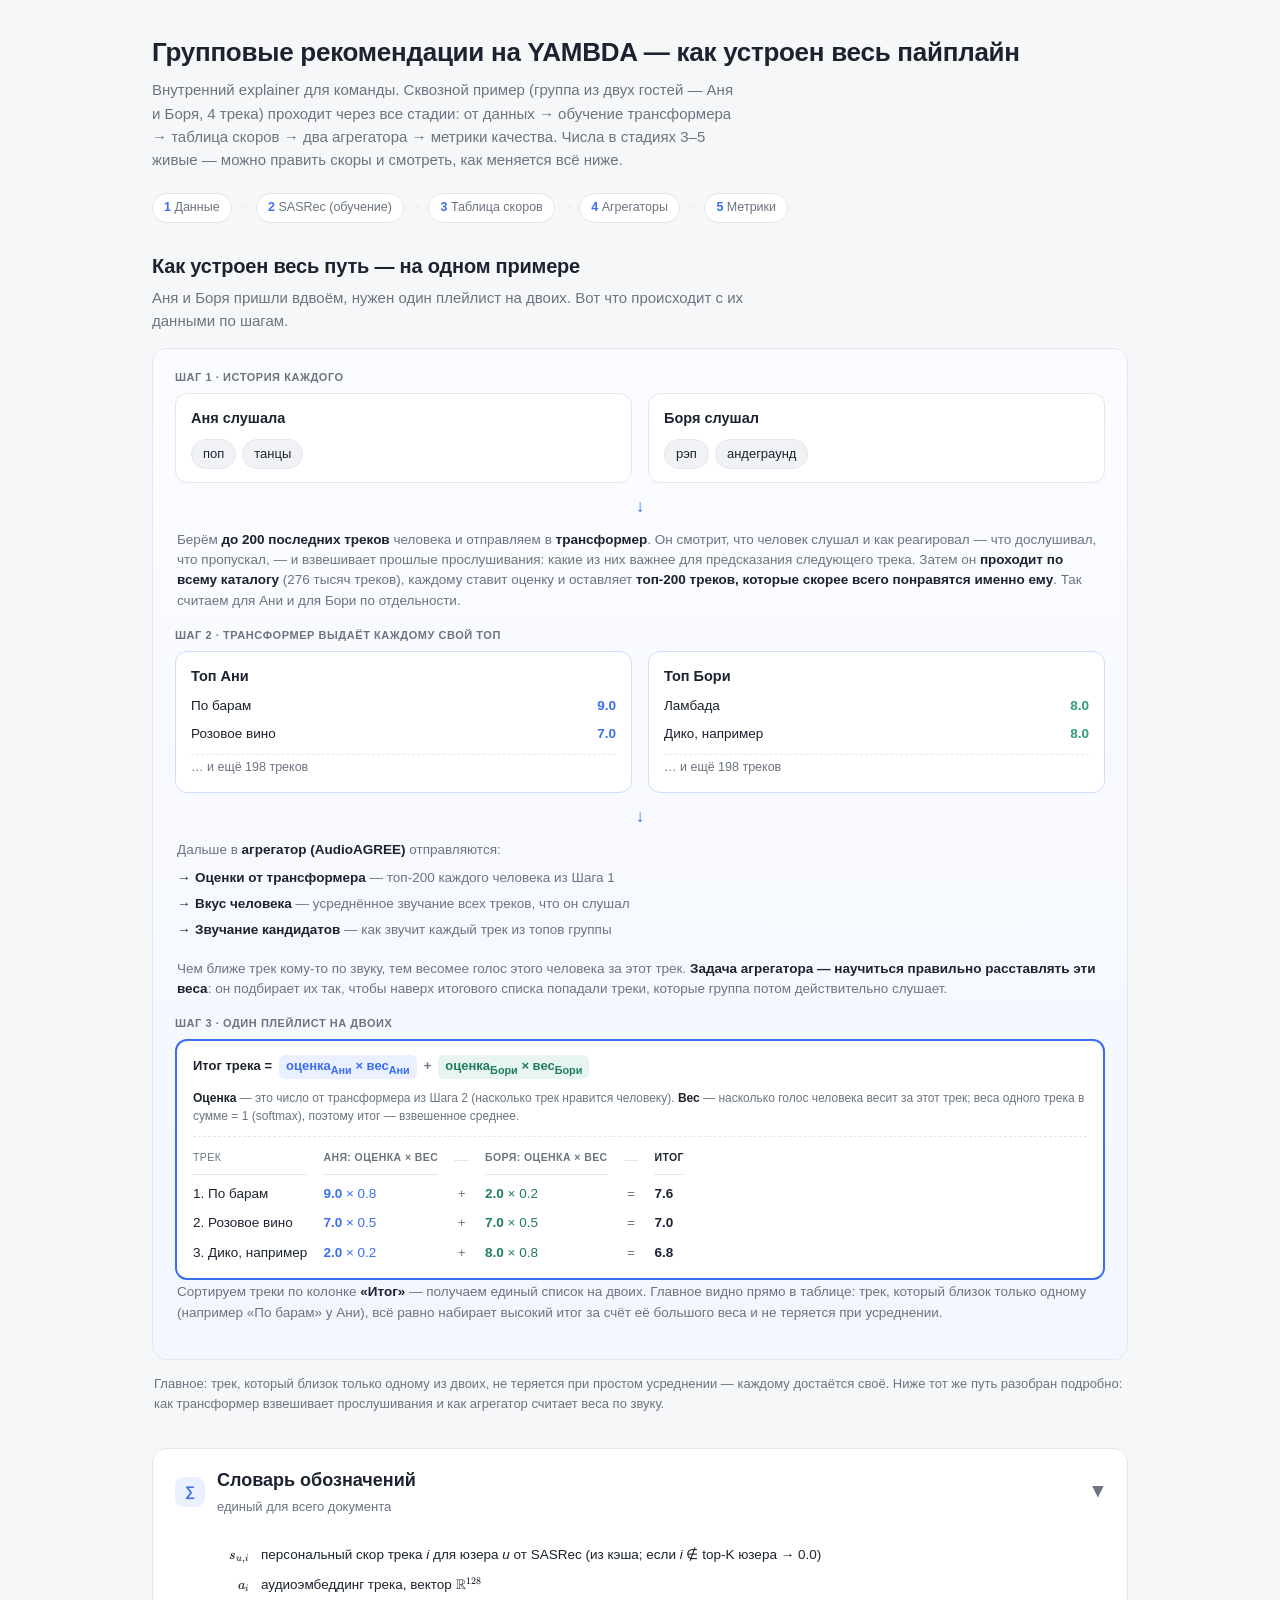
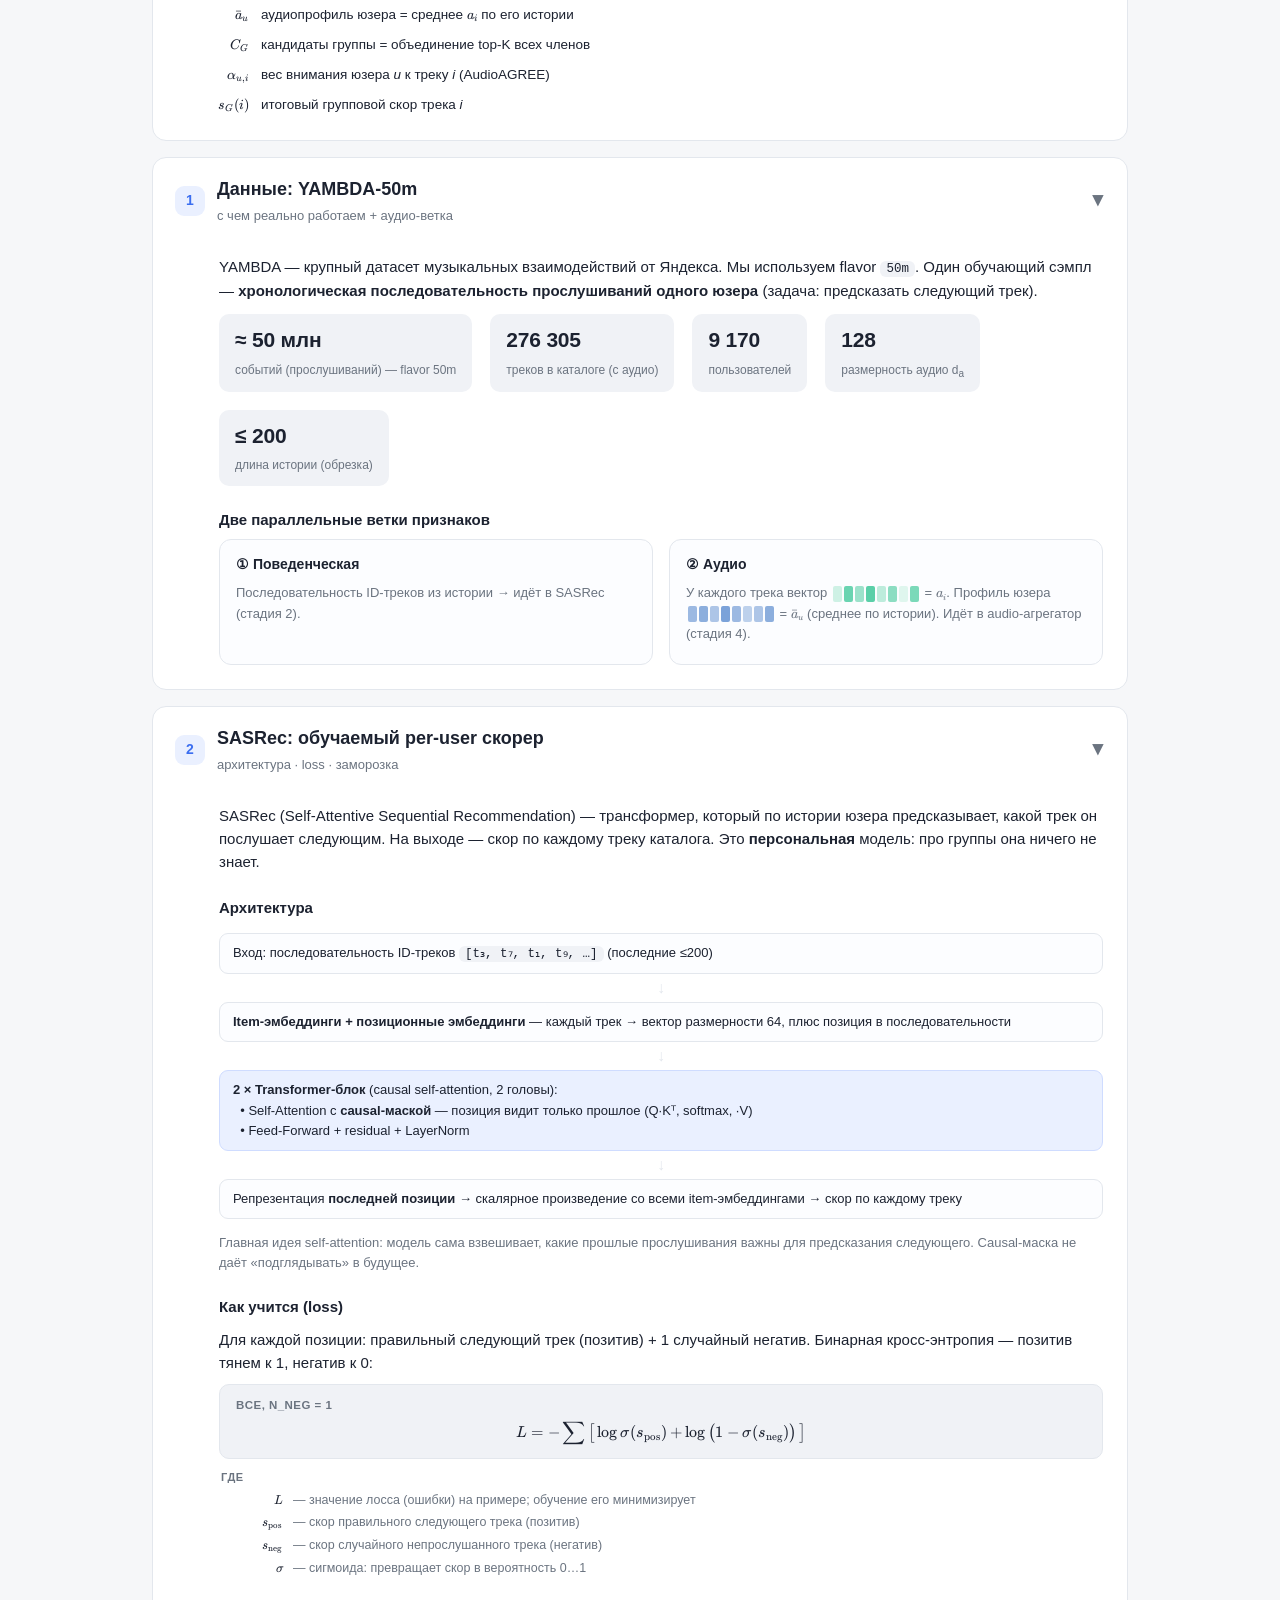
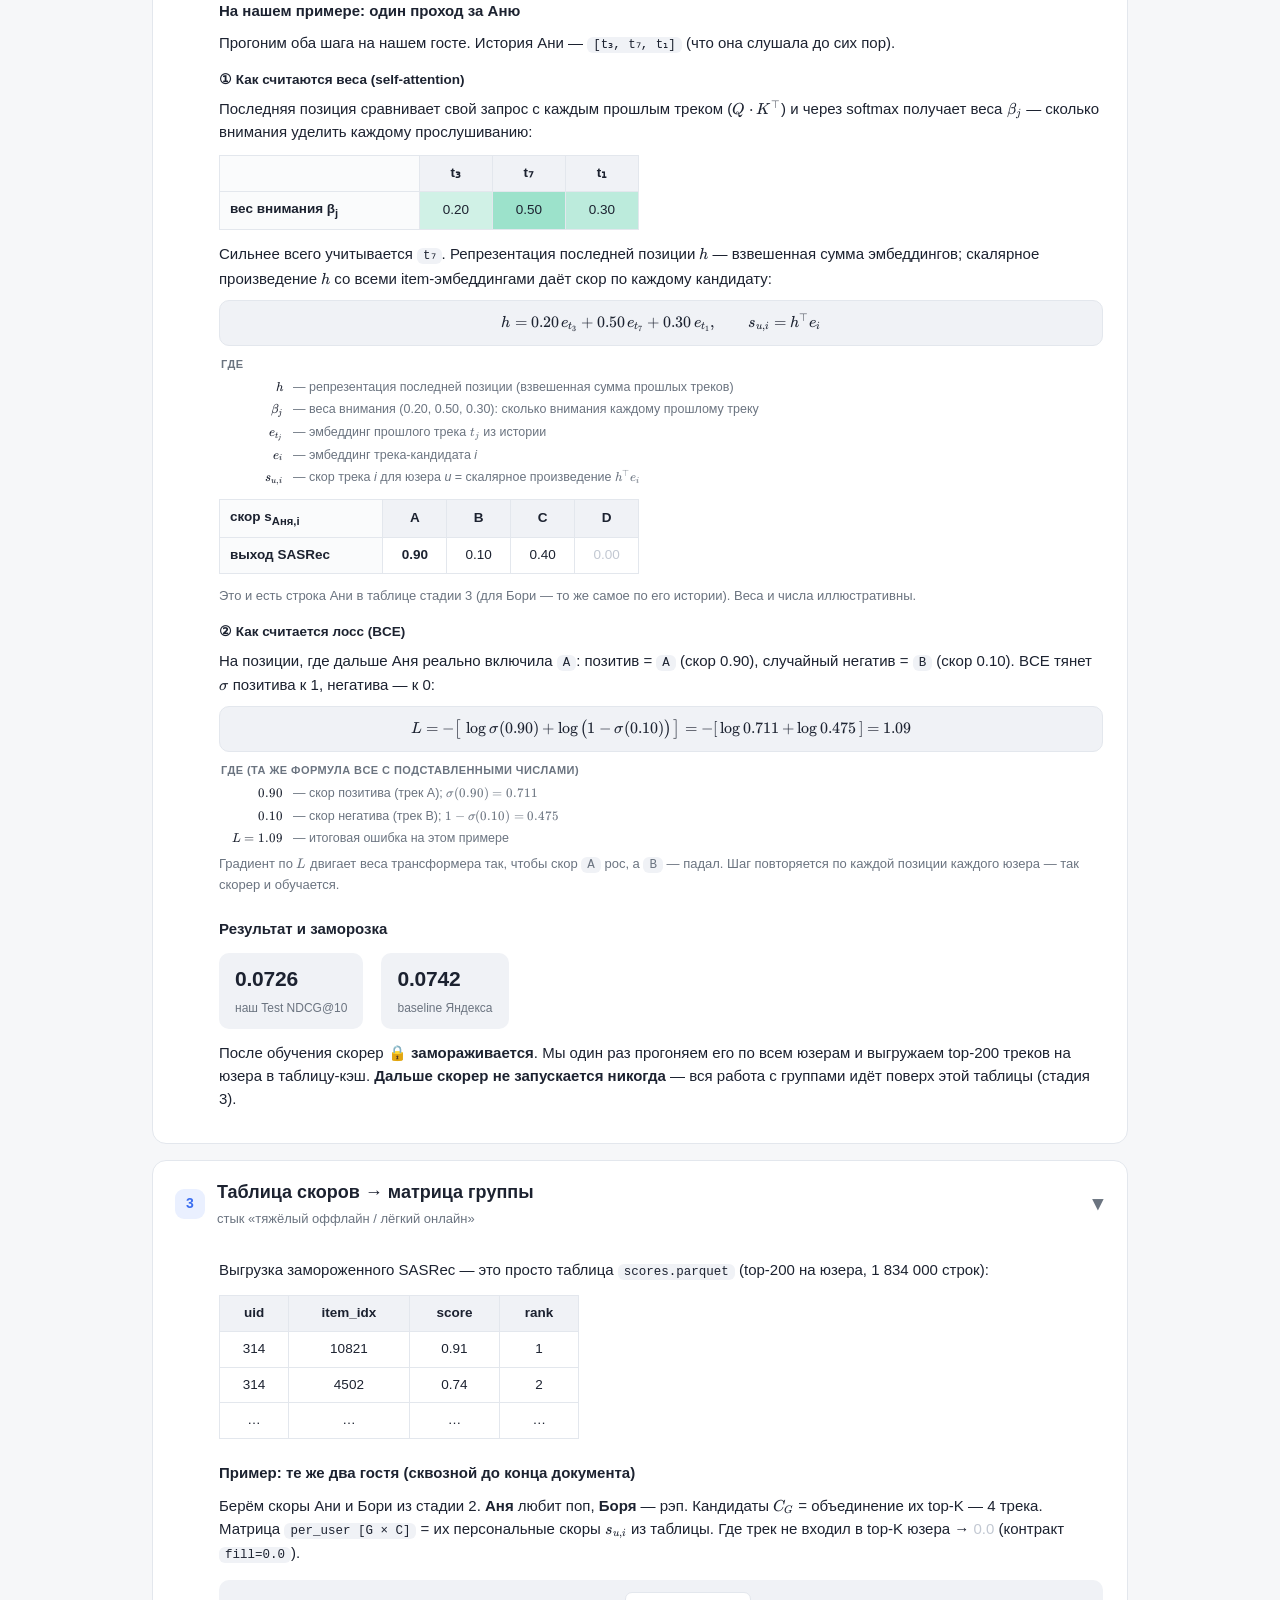
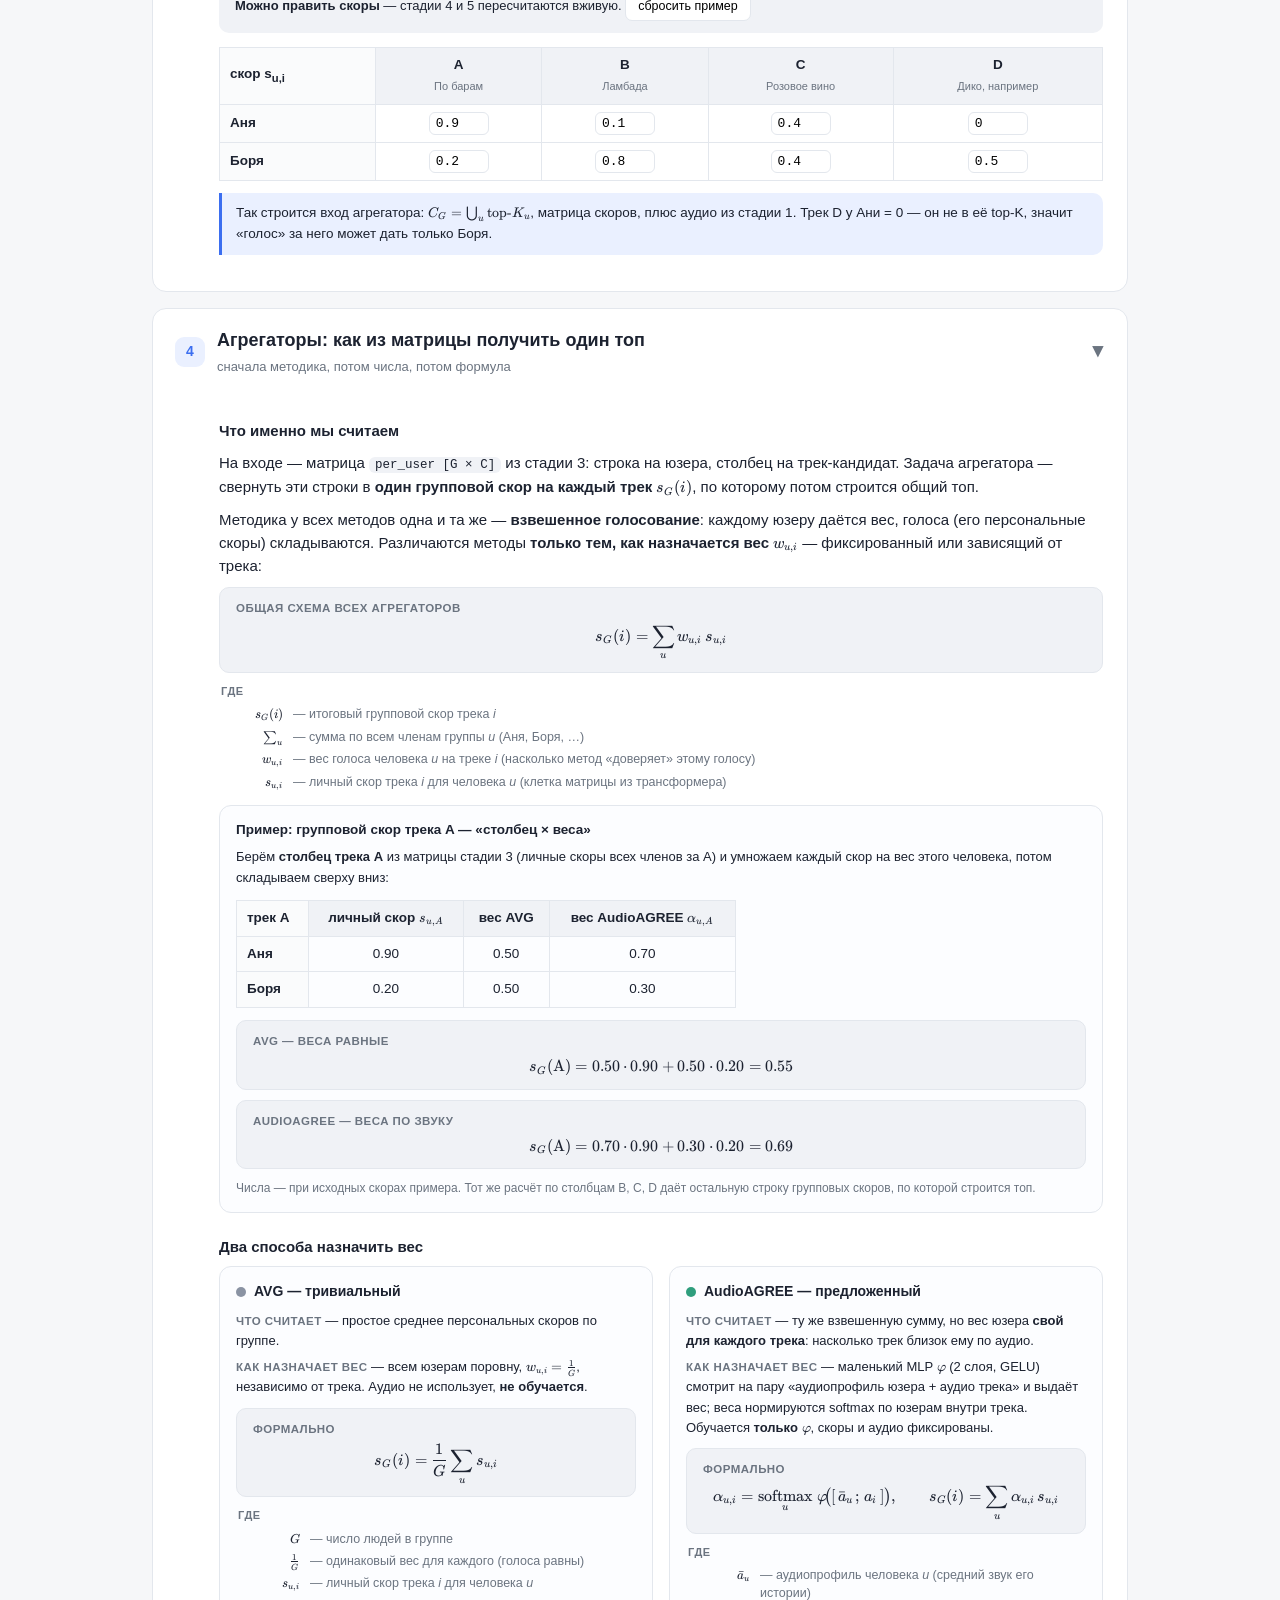
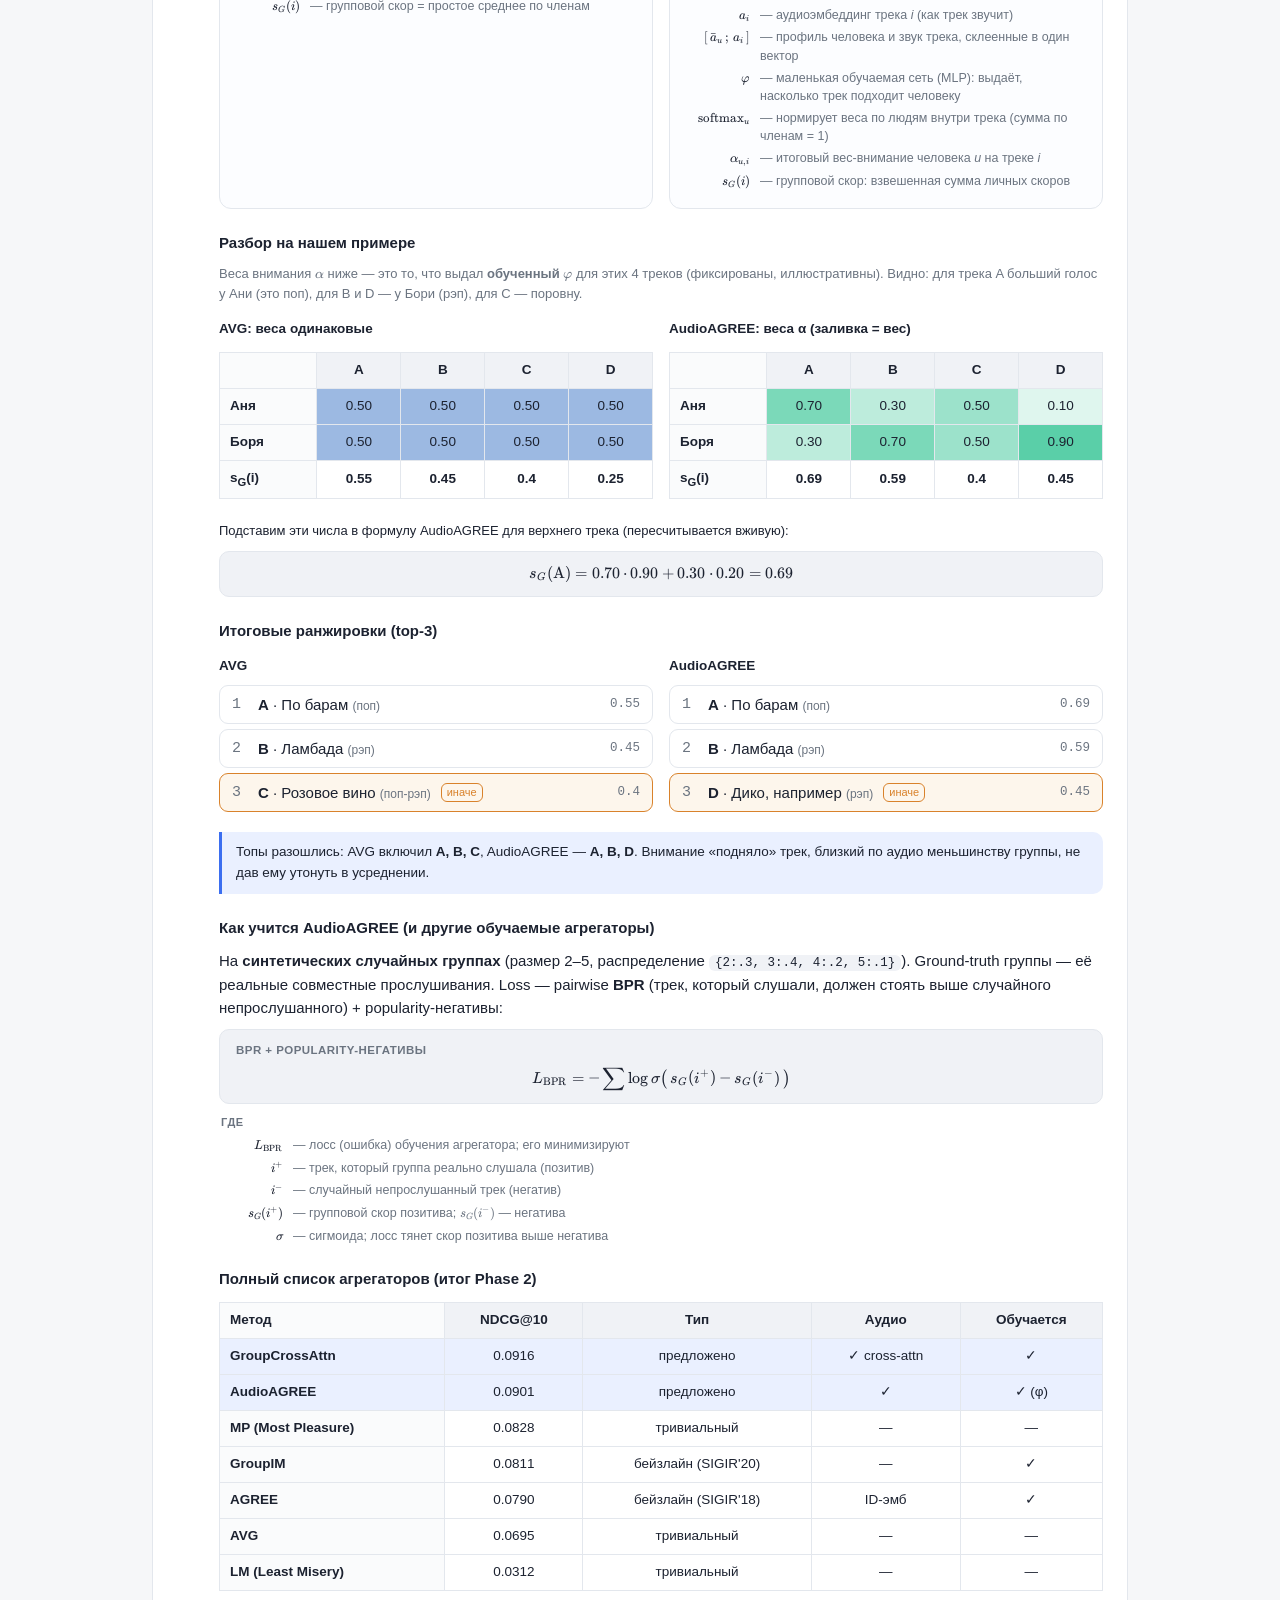
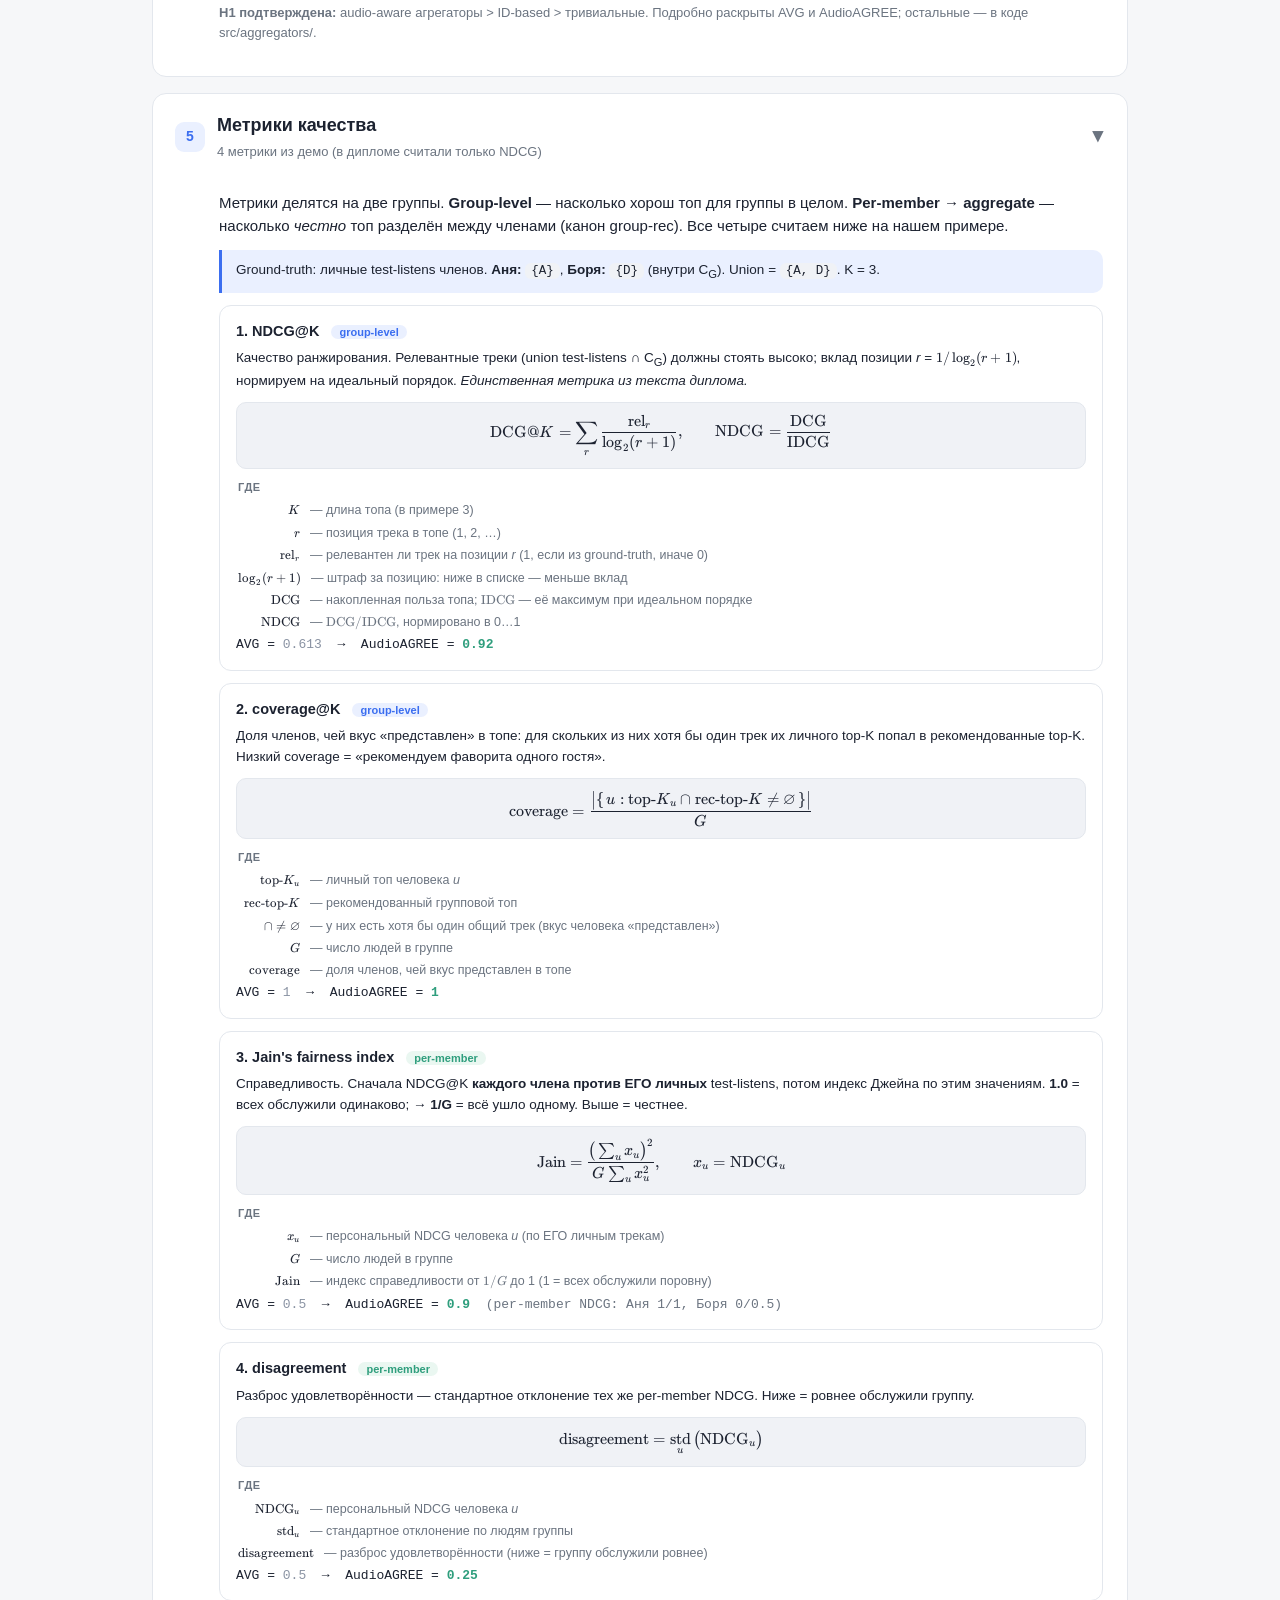
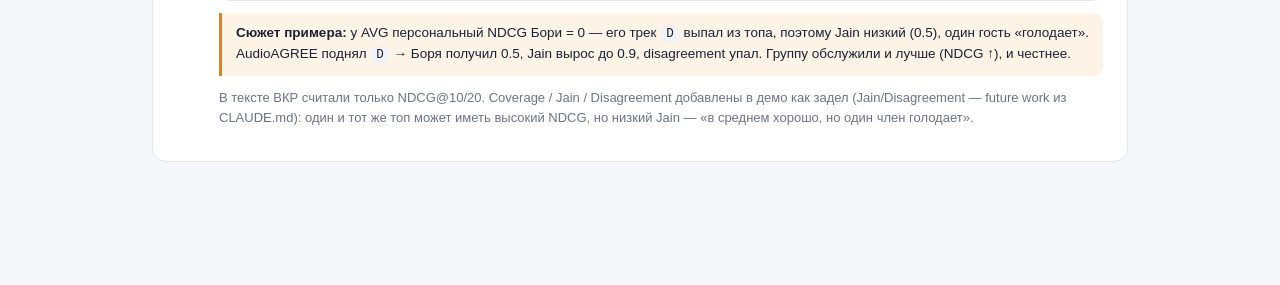
<file: pipeline_explainer/index.html>
<!DOCTYPE html>
<html lang="ru">
<head>
<meta charset="utf-8">
<meta name="viewport" content="width=device-width, initial-scale=1">
<title>Пайплайн групповых рекомендаций — внутренний explainer</title>
<link rel="stylesheet" href="katex/katex.min.css">
<style>
  :root {
    --bg: #f6f7f9;
    --card: #ffffff;
    --ink: #1c2230;
    --muted: #6b7480;
    --line: #e3e7ed;
    --accent: #3b6ef0;
    --accent-soft: #eaf0ff;
    --avg: #8a93a3;
    --aa: #2f9e7d;
    --warn: #d9822b;
    --code: #f0f2f6;
    --good: #2f9e7d;
    --bad: #d24b4b;
    --radius: 14px;
    --mono: ui-monospace, SFMono-Regular, "SF Mono", Menlo, Consolas, monospace;
  }
  * { box-sizing: border-box; }
  body {
    margin: 0; background: var(--bg); color: var(--ink);
    font-family: -apple-system, BlinkMacSystemFont, "Segoe UI", Roboto, Helvetica, Arial, sans-serif;
    line-height: 1.55; font-size: 15px;
  }
  .wrap { max-width: 1020px; margin: 0 auto; padding: 32px 22px 120px; }
  header.top { margin-bottom: 28px; }
  header.top h1 { font-size: 26px; margin: 0 0 6px; letter-spacing: -0.01em; }
  header.top p { color: var(--muted); margin: 0; max-width: 70ch; }
  .stagebar {
    display: flex; flex-wrap: wrap; gap: 6px; margin: 22px 0 8px; font-size: 12.5px;
  }
  .stagebar span {
    background: var(--card); border: 1px solid var(--line); border-radius: 999px;
    padding: 4px 11px; color: var(--muted);
  }
  .stagebar span b { color: var(--accent); font-weight: 600; }
  .stagebar .arr { border: none; background: none; color: var(--line); padding: 4px 0; }

  details.stage {
    background: var(--card); border: 1px solid var(--line); border-radius: var(--radius);
    margin: 16px 0; overflow: hidden;
  }
  details.stage > summary {
    list-style: none; cursor: pointer; padding: 18px 22px; display: flex; align-items: baseline; gap: 12px;
  }
  details.stage > summary::-webkit-details-marker { display: none; }
  details.stage > summary::marker { content: ""; }
  .num {
    flex: none; width: 30px; height: 30px; border-radius: 9px; background: var(--accent-soft);
    color: var(--accent); font-weight: 700; display: grid; place-items: center; font-size: 14px;
    align-self: center;
  }
  summary h2 { font-size: 18px; margin: 0; flex: 1; }
  summary .sub { color: var(--muted); font-size: 13px; font-weight: 400; display: block; margin-top: 2px; }
  summary .chev { color: var(--muted); transition: transform .15s; align-self: center; }
  details[open] > summary .chev { transform: rotate(90deg); }
  .body { padding: 2px 24px 24px; }
  .body.indent { padding-left: 66px; }

  h3 { font-size: 15px; margin: 22px 0 8px; }
  p { margin: 9px 0; }
  .muted { color: var(--muted); }
  code, .k { font-family: var(--mono); font-size: 12.5px; background: var(--code); padding: 1px 6px; border-radius: 6px; }
  .codepath { font-family: var(--mono); font-size: 12px; color: var(--muted); }

  /* ----- формулы (KaTeX) ----- */
  .formula {
    background: var(--code);
    padding: 12px 16px; border-radius: 10px; margin: 10px 0; overflow-x: auto;
    border: 1px solid var(--line);
  }
  .formula .katex-display { margin: 0; }
  .formula.label { position: relative; }
  .formula .lead {
    display: block; font-family: -apple-system, BlinkMacSystemFont, "Segoe UI", sans-serif;
    font-size: 11.5px; font-weight: 600; letter-spacing: .04em; text-transform: uppercase;
    color: var(--muted); margin-bottom: 6px;
  }
  .katex { font-size: 1.04em; }
  .ki { white-space: nowrap; }

  .note {
    border-left: 3px solid var(--accent); background: var(--accent-soft);
    padding: 10px 14px; border-radius: 0 10px 10px 0; margin: 12px 0; font-size: 13.5px;
  }
  .note.warn { border-color: var(--warn); background: #fdf3e7; }

  .grid2 { display: grid; grid-template-columns: 1fr 1fr; gap: 16px; }
  @media (max-width: 760px) { .grid2 { grid-template-columns: 1fr; } .body.indent { padding-left: 24px; } }

  .stat { display: flex; gap: 18px; flex-wrap: wrap; margin: 12px 0; }
  .stat .cell { background: var(--code); border-radius: 10px; padding: 10px 16px; min-width: 110px; }
  .stat .cell b { font-size: 21px; display: block; letter-spacing: -0.01em; }
  .stat .cell span { font-size: 12px; color: var(--muted); }

  table.tbl { border-collapse: collapse; width: 100%; margin: 12px 0; font-size: 13.5px; }
  table.tbl th, table.tbl td { border: 1px solid var(--line); padding: 7px 10px; text-align: center; }
  table.tbl th { background: var(--code); font-weight: 600; }
  table.tbl td.lbl, table.tbl th.lbl { text-align: left; font-weight: 600; background: #fafbfc; }
  table.tbl tr.hi td { background: var(--accent-soft); }
  .zero { color: #c2c8d2; }

  .card-mini {
    border: 1px solid var(--line); border-radius: 12px; padding: 14px 16px; background: #fcfdff;
  }
  .card-mini h4 { margin: 0 0 8px; font-size: 14px; display: flex; align-items: center; gap: 8px; }
  .card-mini .what { font-size: 11.5px; font-weight: 700; letter-spacing: .04em; text-transform: uppercase; color: var(--muted); }
  .dot { width: 10px; height: 10px; border-radius: 50%; flex: none; }
  .dot.avg { background: var(--avg); }
  .dot.aa { background: var(--aa); }

  .vec { display: inline-flex; gap: 2px; vertical-align: middle; margin: 0 2px; }
  .vec i { width: 9px; height: 16px; border-radius: 2px; display: inline-block; }

  .transformer { display: flex; flex-direction: column; gap: 6px; align-items: stretch; margin: 14px 0; }
  .tblock { border: 1px solid var(--line); border-radius: 9px; padding: 9px 13px; background: #fcfdff; font-size: 13px; }
  .tblock b { font-size: 13px; }
  .tflow { text-align: center; color: var(--line); font-size: 16px; line-height: 1; }
  .tblock.attn { background: var(--accent-soft); border-color: #cfdcff; }

  .legend { display: flex; flex-direction: column; gap: 9px; font-size: 13.5px; margin-top: 8px; }
  .legend div { display: flex; align-items: baseline; gap: 12px; }
  .legend .sym { min-width: 72px; flex: none; text-align: right; }

  .rankrow { display: flex; gap: 16px; flex-wrap: wrap; }
  .rankcol { flex: 1; min-width: 220px; }
  ol.rank { list-style: none; padding: 0; margin: 8px 0; counter-reset: r; }
  ol.rank li {
    counter-increment: r; display: flex; align-items: center; gap: 10px;
    border: 1px solid var(--line); border-radius: 9px; padding: 7px 12px; margin: 5px 0; background: #fff;
  }
  ol.rank li::before { content: counter(r); font-family: var(--mono); color: var(--muted); width: 16px; }
  ol.rank li .sc { margin-left: auto; font-family: var(--mono); font-size: 12.5px; color: var(--muted); }
  ol.rank li.moved { border-color: var(--warn); background: #fdf6ec; }
  li .badge { font-size: 11px; color: var(--warn); border: 1px solid var(--warn); border-radius: 6px; padding: 0 5px; }

  .controls { background: var(--code); border-radius: 10px; padding: 12px 16px; margin: 14px 0; font-size: 13px; }
  .controls label { display: inline-flex; align-items: center; gap: 6px; }
  input[type=number] { width: 60px; font-family: var(--mono); padding: 3px 6px; border: 1px solid var(--line); border-radius: 6px; font-size: 13px; }
  button.reset { font: inherit; font-size: 12.5px; border: 1px solid var(--line); background: #fff; border-radius: 7px; padding: 4px 12px; cursor: pointer; }

  .metricbox { border: 1px solid var(--line); border-radius: 12px; padding: 14px 16px; margin: 12px 0; }
  .metricbox h4 { margin: 0 0 4px; font-size: 14.5px; }
  .metricbox .tag { font-size: 11px; font-weight: 600; padding: 1px 8px; border-radius: 999px; margin-left: 8px; }
  .tag.group { background: var(--accent-soft); color: var(--accent); }
  .tag.member { background: #eaf7f1; color: var(--aa); }
  .cmp { font-family: var(--mono); font-size: 13px; }
  .cmp .avgv { color: var(--avg); }
  .cmp .aav { color: var(--aa); font-weight: 600; }
  /* ----- вводный блок «на пальцах» ----- */
  .tldr { margin: 4px 0 34px; }
  .tldr-h { font-size: 20px; margin: 0 0 4px; letter-spacing: -0.01em; }
  .tldr-sub { color: var(--muted); margin: 0 0 16px; max-width: 72ch; }
  .pp {
    background: linear-gradient(180deg, #fbfcff, #f3f6ff);
    border: 1px solid var(--line); border-radius: var(--radius); padding: 20px 22px;
  }
  .pp-people { display: grid; grid-template-columns: 1fr 1fr; gap: 16px; }
  .pp-person { background: var(--card); border: 1px solid var(--line); border-radius: 12px; padding: 13px 15px; }
  .pp-person.guess { border-color: #cfdcff; }
  .pp-name { font-weight: 700; font-size: 14.5px; margin-bottom: 9px; }
  .pp-cap { font-size: 11px; text-transform: uppercase; letter-spacing: .05em; color: var(--muted); font-weight: 600; margin-bottom: 7px; }
  .pp-chips { display: flex; flex-wrap: wrap; gap: 6px; }
  .pp-chip { background: var(--code); border: 1px solid var(--line); border-radius: 999px; padding: 4px 11px; font-size: 13px; }
  .pp-list { display: flex; flex-direction: column; gap: 7px; }
  .pp-item { display: flex; align-items: center; gap: 10px; font-size: 13.5px; }
  .pp-item .song { flex: none; min-width: 124px; }
  .pp-bar { flex: 1; height: 8px; border-radius: 999px; background: var(--code); overflow: hidden; }
  .pp-bar i { display: block; height: 100%; border-radius: 999px; }
  .pp-score { margin-left: auto; font-weight: 700; font-variant-numeric: tabular-nums; }
  .pp-calc { flex: 1; font-size: 13px; font-variant-numeric: tabular-nums; color: var(--muted); }
  .pp-calc .t-a { color: #3b6ef0; }
  .pp-calc .t-b { color: #2f9e7d; }
  .pp-calc b { color: var(--ink); font-weight: 700; }
  .pp-arrow { text-align: center; color: var(--muted); font-size: 13px; margin: 15px 0; line-height: 1.45; }
  .pp-arrow .a { font-size: 17px; color: var(--accent); display: block; line-height: 1; margin-bottom: 3px; }
  .pp-arrow b { color: var(--ink); }
  .pp-text { font-size: 13.5px; color: var(--muted); line-height: 1.5; margin: 2px 2px 16px; }
  .pp-text b { color: var(--ink); font-weight: 600; }
  .pp-in { margin: -8px 2px 18px; padding-left: 18px; list-style: none; }
  .pp-in li { font-size: 13.5px; color: var(--muted); line-height: 1.5; margin: 6px 0; position: relative; }
  .pp-in li::before { content: "→"; position: absolute; left: -18px; color: var(--ink); }
  .pp-in b { color: var(--ink); font-weight: 600; }
  .pp-more { font-size: 12.5px; color: var(--muted); padding: 3px 0 1px; border-top: 1px dashed var(--line); margin-top: 2px; }

  /* ----- легенда переменных под формулой ----- */
  .fkey { margin: 9px 2px 4px; }
  .fkey .cap { font-size: 11px; font-weight: 600; text-transform: uppercase; letter-spacing: .04em; color: var(--muted); display: block; margin-bottom: 5px; }
  .fkey ul { list-style: none; padding: 0; margin: 0; }
  .fkey li { display: flex; align-items: baseline; gap: 10px; margin: 4px 0; font-size: 12.5px; color: var(--muted); line-height: 1.45; }
  .fkey li .s { flex: none; min-width: 62px; text-align: right; color: var(--ink); }

  /* ----- пример умножения (столбец × веса) ----- */
  .muldemo { border: 1px solid var(--line); border-radius: 12px; padding: 14px 16px; margin: 14px 0; background: #fcfdff; }
  .muldemo .cap { font-size: 13.5px; font-weight: 600; margin-bottom: 4px; }
  .pp-final { background: var(--card); border: 2px solid var(--accent); border-radius: 12px; padding: 14px 16px; }
  /* ----- формула-заголовок над таблицей Шага 3 ----- */
  .pp-formula { display: flex; flex-wrap: wrap; align-items: baseline; gap: 4px 7px; font-size: 13px; padding-bottom: 11px; margin-bottom: 12px; border-bottom: 1px dashed var(--line); }
  .pp-formula .pf-lead { font-weight: 600; color: var(--ink); }
  .pp-formula .pf-op { color: var(--muted); font-weight: 700; }
  .pp-formula .term { padding: 1px 7px; border-radius: 6px; font-weight: 600; }
  .pp-formula .term.a { color: #3b6ef0; background: #eaf0ff; }
  .pp-formula .term.b { color: #1f7d62; background: #e7f4ef; }
  .pp-formula .pf-res { font-weight: 700; color: var(--ink); }
  .pp-formula .pf-note { flex-basis: 100%; font-size: 12px; color: var(--muted); line-height: 1.45; margin-top: 7px; }
  .pp-formula .pf-note .n-score { color: var(--ink); font-weight: 600; }
  /* ----- таблица Шага 3: единый grid, строки display:contents ----- */
  .pp-table { display: grid; grid-template-columns: minmax(104px,auto) auto 1.1em auto 1.1em auto; justify-content: start; gap: 9px 16px; align-items: baseline; font-size: 13.5px; font-variant-numeric: tabular-nums; }
  .pp-row { display: contents; }
  .pp-head > span { font-size: 10.5px; text-transform: uppercase; letter-spacing: .04em; color: var(--muted); font-weight: 600; padding-bottom: 8px; border-bottom: 1px solid var(--line); }
  .pp-table .c-song { font-weight: 500; }
  .pp-table .c-a { color: #3b6ef0; }
  .pp-table .c-b { color: #1f7d62; }
  .pp-table .c-a b, .pp-table .c-b b { font-weight: 700; }
  .pp-table .c-op { color: var(--muted); text-align: center; }
  .pp-table .c-sum { font-weight: 700; color: var(--ink); }
  .pp-head .c-a, .pp-head .c-b { color: var(--muted); }
  .pp-table .pp-for { justify-self: end; margin-left: 0; }
  .pp-for { margin-left: auto; font-size: 11.5px; color: var(--muted); border: 1px solid var(--line); border-radius: 6px; padding: 1px 8px; flex: none; white-space: nowrap; }
  .pp-for.both { color: var(--accent); border-color: var(--accent); background: var(--accent-soft); }
  .tldr-foot { color: var(--muted); font-size: 13px; margin: 14px 2px 0; }
  @media (max-width: 760px) { .pp-people { grid-template-columns: 1fr; } }

  footer { color: var(--muted); font-size: 12.5px; margin-top: 40px; text-align: center; }
</style>
</head>
<body>
<div class="wrap">

<header class="top">
  <h1>Групповые рекомендации на YAMBDA — как устроен весь пайплайн</h1>
  <p>Внутренний explainer для команды. Сквозной пример (группа из двух гостей — Аня и Боря, 4 трека) проходит через все стадии: от данных → обучение трансформера → таблица скоров → два агрегатора → метрики качества. Числа в стадиях 3–5 живые — можно править скоры и смотреть, как меняется всё ниже.</p>
  <div class="stagebar">
    <span><b>1</b> Данные</span><span class="arr">→</span>
    <span><b>2</b> SASRec (обучение)</span><span class="arr">→</span>
    <span><b>3</b> Таблица скоров</span><span class="arr">→</span>
    <span><b>4</b> Агрегаторы</span><span class="arr">→</span>
    <span><b>5</b> Метрики</span>
  </div>
</header>

<!-- ============ 0. СКВОЗНОЙ ПРИМЕР ============ -->
<section class="tldr">
  <h2 class="tldr-h">Как устроен весь путь — на одном примере</h2>
  <p class="tldr-sub">Аня и Боря пришли вдвоём, нужен один плейлист на двоих. Вот что происходит с их данными по шагам.</p>

  <div class="pp">
    <div class="pp-cap">Шаг 1 · история каждого</div>
    <div class="pp-people">
      <div class="pp-person">
        <div class="pp-name">Аня слушала</div>
        <div class="pp-chips"><span class="pp-chip">поп</span><span class="pp-chip">танцы</span></div>
      </div>
      <div class="pp-person">
        <div class="pp-name">Боря слушал</div>
        <div class="pp-chips"><span class="pp-chip">рэп</span><span class="pp-chip">андеграунд</span></div>
      </div>
    </div>

    <div class="pp-arrow"><span class="a">↓</span></div>
    <p class="pp-text">Берём <b>до 200 последних треков</b> человека и отправляем в <b>трансформер</b>. Он смотрит, что человек слушал и как реагировал — что дослушивал, что пропускал, — и взвешивает прошлые прослушивания: какие из них важнее для предсказания следующего трека. Затем он <b>проходит по всему каталогу</b> (276 тысяч треков), каждому ставит оценку и оставляет <b>топ-200 треков, которые скорее всего понравятся именно ему</b>. Так считаем для Ани и для Бори по отдельности.</p>

    <div class="pp-cap">Шаг 2 · трансформер выдаёт каждому свой топ</div>
    <div class="pp-people">
      <div class="pp-person guess">
        <div class="pp-name">Топ Ани</div>
        <div class="pp-list">
          <div class="pp-item"><span class="song">По барам</span><span class="pp-score" style="color:#3b6ef0">9.0</span></div>
          <div class="pp-item"><span class="song">Розовое вино</span><span class="pp-score" style="color:#3b6ef0">7.0</span></div>
          <div class="pp-more">… и ещё 198 треков</div>
        </div>
      </div>
      <div class="pp-person guess">
        <div class="pp-name">Топ Бори</div>
        <div class="pp-list">
          <div class="pp-item"><span class="song">Ламбада</span><span class="pp-score" style="color:#2f9e7d">8.0</span></div>
          <div class="pp-item"><span class="song">Дико, например</span><span class="pp-score" style="color:#2f9e7d">8.0</span></div>
          <div class="pp-more">… и ещё 198 треков</div>
        </div>
      </div>
    </div>

    <div class="pp-arrow"><span class="a">↓</span></div>
    <p class="pp-text">Дальше в <b>агрегатор (AudioAGREE)</b> отправляются:</p>

    <ul class="pp-in">
      <li><b>Оценки от трансформера</b> — топ-200 каждого человека из Шага 1</li>
      <li><b>Вкус человека</b> — усреднённое звучание всех треков, что он слушал</li>
      <li><b>Звучание кандидатов</b> — как звучит каждый трек из топов группы</li>
    </ul>

    <p class="pp-text">Чем ближе трек кому-то по звуку, тем весомее голос этого человека за этот трек. <b>Задача агрегатора — научиться правильно расставлять эти веса</b>: он подбирает их так, чтобы наверх итогового списка попадали треки, которые группа потом действительно слушает.</p>

    <div class="pp-cap">Шаг 3 · один плейлист на двоих</div>
    <div class="pp-final">
      <div class="pp-formula">
        <span class="pf-lead">Итог трека =</span>
        <span class="term a">оценка<sub>Ани</sub> × вес<sub>Ани</sub></span>
        <span class="pf-op">+</span>
        <span class="term b">оценка<sub>Бори</sub> × вес<sub>Бори</sub></span>
        <span class="pf-note"><span class="n-score">Оценка</span> — это число от трансформера из Шага 2 (насколько трек нравится человеку). <span class="n-score">Вес</span> — насколько голос человека весит за этот трек; веса одного трека в сумме = 1 (softmax), поэтому итог — взвешенное среднее.</span>
      </div>
      <div class="pp-table">
        <div class="pp-row pp-head">
          <span class="c-song">Трек</span>
          <span class="c-a">Аня: оценка × вес</span>
          <span class="c-op"></span>
          <span class="c-b">Боря: оценка × вес</span>
          <span class="c-op"></span>
          <span class="c-sum">Итог</span>
        </div>
        <div class="pp-row">
          <span class="c-song">1. По барам</span>
          <span class="c-a"><b>9.0</b> × 0.8</span>
          <span class="c-op">+</span>
          <span class="c-b"><b>2.0</b> × 0.2</span>
          <span class="c-op">=</span>
          <span class="c-sum">7.6</span>
        </div>
        <div class="pp-row">
          <span class="c-song">2. Розовое вино</span>
          <span class="c-a"><b>7.0</b> × 0.5</span>
          <span class="c-op">+</span>
          <span class="c-b"><b>7.0</b> × 0.5</span>
          <span class="c-op">=</span>
          <span class="c-sum">7.0</span>
        </div>
        <div class="pp-row">
          <span class="c-song">3. Дико, например</span>
          <span class="c-a"><b>2.0</b> × 0.2</span>
          <span class="c-op">+</span>
          <span class="c-b"><b>8.0</b> × 0.8</span>
          <span class="c-op">=</span>
          <span class="c-sum">6.8</span>
        </div>
      </div>
    </div>

    <p class="pp-text">Сортируем треки по колонке <b>«Итог»</b> — получаем единый список на двоих. Главное видно прямо в таблице: трек, который близок только одному (например «По барам» у Ани), всё равно набирает высокий итог за счёт её большого веса и не теряется при усреднении.</p>
  </div>

  <p class="tldr-foot">Главное: трек, который близок только одному из двоих, не теряется при простом усреднении — каждому достаётся своё. Ниже тот же путь разобран подробно: как трансформер взвешивает прослушивания и как агрегатор считает веса по звуку.</p>
</section>

<!-- ============ Словарь ============ -->
<details class="stage" open>
  <summary><span class="num">∑</span><h2>Словарь обозначений<span class="sub">единый для всего документа</span></h2><span class="chev">▶</span></summary>
  <div class="body">
    <div class="legend">
      <div><span class="sym ki" data-tex="s_{u,i}"></span><span>персональный скор трека <i>i</i> для юзера <i>u</i> от SASRec (из кэша; если <i>i</i> ∉ top-K юзера → 0.0)</span></div>
      <div><span class="sym ki" data-tex="a_i"></span><span>аудиоэмбеддинг трека, вектор <span class="ki" data-tex="\mathbb{R}^{128}"></span></span></div>
      <div><span class="sym ki" data-tex="\bar a_u"></span><span>аудиопрофиль юзера = среднее <span class="ki" data-tex="a_i"></span> по его истории</span></div>
      <div><span class="sym ki" data-tex="C_G"></span><span>кандидаты группы = объединение top-K всех членов</span></div>
      <div><span class="sym ki" data-tex="\alpha_{u,i}"></span><span>вес внимания юзера <i>u</i> к треку <i>i</i> (AudioAGREE)</span></div>
      <div><span class="sym ki" data-tex="s_G(i)"></span><span>итоговый групповой скор трека <i>i</i></span></div>
    </div>
  </div>
</details>

<!-- ============ 1. ДАННЫЕ ============ -->
<details class="stage" open>
  <summary><span class="num">1</span><h2>Данные: YAMBDA-50m<span class="sub">с чем реально работаем + аудио-ветка</span></h2><span class="chev">▶</span></summary>
  <div class="body indent">
    <p>YAMBDA — крупный датасет музыкальных взаимодействий от Яндекса. Мы используем flavor <code>50m</code>. Один обучающий сэмпл — <b>хронологическая последовательность прослушиваний одного юзера</b> (задача: предсказать следующий трек).</p>
    <div class="stat">
      <div class="cell"><b>≈ 50 млн</b><span>событий (прослушиваний) — flavor 50m</span></div>
      <div class="cell"><b>276 305</b><span>треков в каталоге (с аудио)</span></div>
      <div class="cell"><b>9 170</b><span>пользователей</span></div>
      <div class="cell"><b>128</b><span>размерность аудио d<sub>a</sub></span></div>
      <div class="cell"><b>≤ 200</b><span>длина истории (обрезка)</span></div>
    </div>
    <h3>Две параллельные ветки признаков</h3>
    <div class="grid2">
      <div class="card-mini">
        <h4>① Поведенческая</h4>
        <p class="muted" style="font-size:13px;margin:0">Последовательность ID-треков из истории → идёт в SASRec (стадия 2).</p>
      </div>
      <div class="card-mini">
        <h4>② Аудио</h4>
        <p style="font-size:13px;margin:0 0 6px" class="muted">У каждого трека вектор <span class="vec" id="vec-item"></span> = <span class="ki" data-tex="a_i"></span>. Профиль юзера <span class="vec" id="vec-user"></span> = <span class="ki" data-tex="\bar a_u"></span> (среднее по истории). Идёт в audio-агрегатор (стадия 4).</p>
      </div>
    </div>
  </div>
</details>

<!-- ============ 2. SASRec ============ -->
<details class="stage" open>
  <summary><span class="num">2</span><h2>SASRec: обучаемый per-user скорер<span class="sub">архитектура · loss · заморозка</span></h2><span class="chev">▶</span></summary>
  <div class="body indent">
    <p>SASRec (Self-Attentive Sequential Recommendation) — трансформер, который по истории юзера предсказывает, какой трек он послушает следующим. На выходе — скор по каждому треку каталога. Это <b>персональная</b> модель: про группы она ничего не знает.</p>

    <h3>Архитектура</h3>
    <div class="transformer">
      <div class="tblock">Вход: последовательность ID-треков <code>[t₃, t₇, t₁, t₉, …]</code> (последние ≤200)</div>
      <div class="tflow">↓</div>
      <div class="tblock"><b>Item-эмбеддинги + позиционные эмбеддинги</b> — каждый трек → вектор размерности 64, плюс позиция в последовательности</div>
      <div class="tflow">↓</div>
      <div class="tblock attn"><b>2 × Transformer-блок</b> (causal self-attention, 2 головы):<br>
        &nbsp;&nbsp;• Self-Attention с <b>causal-маской</b> — позиция видит только прошлое (Q·Kᵀ, softmax, ·V)<br>
        &nbsp;&nbsp;• Feed-Forward + residual + LayerNorm</div>
      <div class="tflow">↓</div>
      <div class="tblock">Репрезентация <b>последней позиции</b> → скалярное произведение со всеми item-эмбеддингами → скор по каждому треку</div>
    </div>
    <p class="muted" style="font-size:13px">Главная идея self-attention: модель сама взвешивает, какие прошлые прослушивания важны для предсказания следующего. Causal-маска не даёт «подглядывать» в будущее.</p>

    <h3>Как учится (loss)</h3>
    <p>Для каждой позиции: правильный следующий трек (позитив) + 1 случайный негатив. Бинарная кросс-энтропия — позитив тянем к 1, негатив к 0:</p>
    <div class="formula label"><span class="lead">BCE, n_neg = 1</span><span class="kd" data-tex="L = -\sum \left[\,\log \sigma(s_{\text{pos}}) + \log\big(1 - \sigma(s_{\text{neg}})\big)\,\right]"></span></div>
    <div class="fkey"><span class="cap">где</span><ul>
      <li><span class="s ki" data-tex="L"></span><span>— значение лосса (ошибки) на примере; обучение его минимизирует</span></li>
      <li><span class="s ki" data-tex="s_{\text{pos}}"></span><span>— скор правильного следующего трека (позитив)</span></li>
      <li><span class="s ki" data-tex="s_{\text{neg}}"></span><span>— скор случайного непрослушанного трека (негатив)</span></li>
      <li><span class="s ki" data-tex="\sigma"></span><span>— сигмоида: превращает скор в вероятность 0…1</span></li>
    </ul></div>

    <h3>На нашем примере: один проход за Аню</h3>
    <p>Прогоним оба шага на нашем госте. История Ани — <code>[t₃, t₇, t₁]</code> (что она слушала до сих пор).</p>

    <h4 style="font-size:13.5px;margin:14px 0 4px">① Как считаются веса (self-attention)</h4>
    <p style="margin:6px 0">Последняя позиция сравнивает свой запрос с каждым прошлым треком (<span class="ki" data-tex="Q\cdot K^{\top}"></span>) и через softmax получает веса <span class="ki" data-tex="\beta_j"></span> — сколько внимания уделить каждому прослушиванию:</p>
    <table class="tbl" style="max-width:420px">
      <tr><th class="lbl"></th><th>t₃</th><th>t₇</th><th>t₁</th></tr>
      <tr><td class="lbl">вес внимания β<sub>j</sub></td>
        <td style="background:hsl(160,55%,88%)">0.20</td>
        <td style="background:hsl(160,55%,75%)">0.50</td>
        <td style="background:hsl(160,55%,83%)">0.30</td></tr>
    </table>
    <p style="margin:6px 0">Сильнее всего учитывается <code>t₇</code>. Репрезентация последней позиции <span class="ki" data-tex="h"></span> — взвешенная сумма эмбеддингов; скалярное произведение <span class="ki" data-tex="h"></span> со всеми item-эмбеддингами даёт скор по каждому кандидату:</p>
    <div class="formula"><span class="kd" data-tex="h = 0.20\,e_{t_3} + 0.50\,e_{t_7} + 0.30\,e_{t_1}, \qquad s_{u,i} = h^{\top} e_i"></span></div>
    <div class="fkey"><span class="cap">где</span><ul>
      <li><span class="s ki" data-tex="h"></span><span>— репрезентация последней позиции (взвешенная сумма прошлых треков)</span></li>
      <li><span class="s ki" data-tex="\beta_j"></span><span>— веса внимания (0.20, 0.50, 0.30): сколько внимания каждому прошлому треку</span></li>
      <li><span class="s ki" data-tex="e_{t_j}"></span><span>— эмбеддинг прошлого трека <span class="ki" data-tex="t_j"></span> из истории</span></li>
      <li><span class="s ki" data-tex="e_i"></span><span>— эмбеддинг трека-кандидата <i>i</i></span></li>
      <li><span class="s ki" data-tex="s_{u,i}"></span><span>— скор трека <i>i</i> для юзера <i>u</i> = скалярное произведение <span class="ki" data-tex="h^{\top} e_i"></span></span></li>
    </ul></div>
    <table class="tbl" style="max-width:420px">
      <tr><th class="lbl">скор s<sub>Аня,i</sub></th><th>A</th><th>B</th><th>C</th><th>D</th></tr>
      <tr><td class="lbl">выход SASRec</td><td><b>0.90</b></td><td>0.10</td><td>0.40</td><td class="zero">0.00</td></tr>
    </table>
    <p class="muted" style="font-size:13px;margin:6px 0">Это и есть строка Ани в таблице стадии 3 (для Бори — то же самое по его истории). Веса и числа иллюстративны.</p>

    <h4 style="font-size:13.5px;margin:16px 0 4px">② Как считается лосс (BCE)</h4>
    <p style="margin:6px 0">На позиции, где дальше Аня реально включила <code>A</code>: позитив = <code>A</code> (скор 0.90), случайный негатив = <code>B</code> (скор 0.10). BCE тянет <span class="ki" data-tex="\sigma"></span> позитива к 1, негатива — к 0:</p>
    <div class="formula"><span class="kd" data-tex="L = -\big[\,\log\sigma(0.90) + \log\big(1-\sigma(0.10)\big)\,\big] = -[\,\log 0.711 + \log 0.475\,] = 1.09"></span></div>
    <div class="fkey"><span class="cap">где (та же формула BCE с подставленными числами)</span><ul>
      <li><span class="s ki" data-tex="0.90"></span><span>— скор позитива (трек A); <span class="ki" data-tex="\sigma(0.90)=0.711"></span></span></li>
      <li><span class="s ki" data-tex="0.10"></span><span>— скор негатива (трек B); <span class="ki" data-tex="1-\sigma(0.10)=0.475"></span></span></li>
      <li><span class="s ki" data-tex="L=1.09"></span><span>— итоговая ошибка на этом примере</span></li>
    </ul></div>
    <p class="muted" style="font-size:13px;margin:6px 0">Градиент по <span class="ki" data-tex="L"></span> двигает веса трансформера так, чтобы скор <code>A</code> рос, а <code>B</code> — падал. Шаг повторяется по каждой позиции каждого юзера — так скорер и обучается.</p>

    <h3>Результат и заморозка</h3>
    <div class="stat">
      <div class="cell"><b>0.0726</b><span>наш Test NDCG@10</span></div>
      <div class="cell"><b>0.0742</b><span>baseline Яндекса</span></div>
    </div>
    <p>После обучения скорер <b>🔒 замораживается</b>. Мы один раз прогоняем его по всем юзерам и выгружаем top-200 треков на юзера в таблицу-кэш. <b>Дальше скорер не запускается никогда</b> — вся работа с группами идёт поверх этой таблицы (стадия 3).</p>
  </div>
</details>

<!-- ============ 3. ТАБЛИЦА ============ -->
<details class="stage" open>
  <summary><span class="num">3</span><h2>Таблица скоров → матрица группы<span class="sub">стык «тяжёлый оффлайн / лёгкий онлайн»</span></h2><span class="chev">▶</span></summary>
  <div class="body indent">
    <p>Выгрузка замороженного SASRec — это просто таблица <code>scores.parquet</code> (top-200 на юзера, 1 834 000 строк):</p>
    <table class="tbl" style="max-width:360px">
      <tr><th>uid</th><th>item_idx</th><th>score</th><th>rank</th></tr>
      <tr><td>314</td><td>10821</td><td>0.91</td><td>1</td></tr>
      <tr><td>314</td><td>4502</td><td>0.74</td><td>2</td></tr>
      <tr><td>…</td><td>…</td><td>…</td><td>…</td></tr>
    </table>

    <h3>Пример: те же два гостя (сквозной до конца документа)</h3>
    <p>Берём скоры Ани и Бори из стадии 2. <b>Аня</b> любит поп, <b>Боря</b> — рэп. Кандидаты <span class="ki" data-tex="C_G"></span> = объединение их top-K — 4 трека. Матрица <span class="k">per_user [G × C]</span> = их персональные скоры <span class="ki" data-tex="s_{u,i}"></span> из таблицы. Где трек не входил в top-K юзера → <span class="zero">0.0</span> (контракт <code>fill=0.0</code>).</p>

    <div class="controls">
      <b>Можно править скоры</b> — стадии 4 и 5 пересчитаются вживую.
      <button class="reset" id="resetBtn">сбросить пример</button>
    </div>
    <table class="tbl" id="perUserTbl"></table>
    <p class="note">Так строится вход агрегатора: <span class="ki" data-tex="C_G = \bigcup_u \text{top-}K_u"></span>, матрица скоров, плюс аудио из стадии 1. Трек D у Ани = 0 — он не в её top-K, значит «голос» за него может дать только Боря.</p>
  </div>
</details>

<!-- ============ 4. АГРЕГАТОРЫ ============ -->
<details class="stage" open>
  <summary><span class="num">4</span><h2>Агрегаторы: как из матрицы получить один топ<span class="sub">сначала методика, потом числа, потом формула</span></h2><span class="chev">▶</span></summary>
  <div class="body indent">

    <h3>Что именно мы считаем</h3>
    <p>На входе — матрица <span class="k">per_user [G × C]</span> из стадии 3: строка на юзера, столбец на трек-кандидат. Задача агрегатора — свернуть эти строки в <b>один групповой скор на каждый трек</b> <span class="ki" data-tex="s_G(i)"></span>, по которому потом строится общий топ.</p>
    <p>Методика у всех методов одна и та же — <b>взвешенное голосование</b>: каждому юзеру даётся вес, голоса (его персональные скоры) складываются. Различаются методы <b>только тем, как назначается вес</b> <span class="ki" data-tex="w_{u,i}"></span> — фиксированный или зависящий от трека:</p>
    <div class="formula label"><span class="lead">общая схема всех агрегаторов</span><span class="kd" data-tex="s_G(i) = \sum_{u} w_{u,i}\, s_{u,i}"></span></div>
    <div class="fkey"><span class="cap">где</span><ul>
      <li><span class="s ki" data-tex="s_G(i)"></span><span>— итоговый групповой скор трека <i>i</i></span></li>
      <li><span class="s ki" data-tex="\textstyle\sum_{u}"></span><span>— сумма по всем членам группы <i>u</i> (Аня, Боря, …)</span></li>
      <li><span class="s ki" data-tex="w_{u,i}"></span><span>— вес голоса человека <i>u</i> на треке <i>i</i> (насколько метод «доверяет» этому голосу)</span></li>
      <li><span class="s ki" data-tex="s_{u,i}"></span><span>— личный скор трека <i>i</i> для человека <i>u</i> (клетка матрицы из трансформера)</span></li>
    </ul></div>

    <div class="muldemo">
      <div class="cap">Пример: групповой скор трека A — «столбец × веса»</div>
      <p style="font-size:13px;margin:6px 0">Берём <b>столбец трека A</b> из матрицы стадии 3 (личные скоры всех членов за A) и умножаем каждый скор на вес этого человека, потом складываем сверху вниз:</p>
      <table class="tbl" style="max-width:500px">
        <tr><th class="lbl">трек A</th><th>личный скор <span class="ki" data-tex="s_{u,A}"></span></th><th>вес AVG</th><th>вес AudioAGREE <span class="ki" data-tex="\alpha_{u,A}"></span></th></tr>
        <tr><td class="lbl">Аня</td><td>0.90</td><td>0.50</td><td>0.70</td></tr>
        <tr><td class="lbl">Боря</td><td>0.20</td><td>0.50</td><td>0.30</td></tr>
      </table>
      <div class="formula label" style="margin-top:10px"><span class="lead">AVG — веса равные</span><span class="kd" data-tex="s_G(\mathrm{A}) = 0.50\cdot 0.90 + 0.50\cdot 0.20 = 0.55"></span></div>
      <div class="formula label"><span class="lead">AudioAGREE — веса по звуку</span><span class="kd" data-tex="s_G(\mathrm{A}) = 0.70\cdot 0.90 + 0.30\cdot 0.20 = 0.69"></span></div>
      <p class="muted" style="font-size:12px;margin:6px 0 0">Числа — при исходных скорах примера. Тот же расчёт по столбцам B, C, D даёт остальную строку групповых скоров, по которой строится топ.</p>
    </div>

    <h3>Два способа назначить вес</h3>
    <div class="grid2">
      <div class="card-mini">
        <h4><span class="dot avg"></span>AVG — тривиальный</h4>
        <p style="font-size:13px;margin:6px 0"><span class="what">что считает</span> — простое среднее персональных скоров по группе.</p>
        <p style="font-size:13px;margin:6px 0"><span class="what">как назначает вес</span> — всем юзерам поровну, <span class="ki" data-tex="w_{u,i} = \tfrac{1}{G}"></span>, независимо от трека. Аудио не использует, <b>не обучается</b>.</p>
        <div class="formula label"><span class="lead">формально</span><span class="kd" data-tex="s_G(i) = \frac{1}{G}\sum_{u} s_{u,i}"></span></div>
        <div class="fkey"><span class="cap">где</span><ul>
          <li><span class="s ki" data-tex="G"></span><span>— число людей в группе</span></li>
          <li><span class="s ki" data-tex="\tfrac{1}{G}"></span><span>— одинаковый вес для каждого (голоса равны)</span></li>
          <li><span class="s ki" data-tex="s_{u,i}"></span><span>— личный скор трека <i>i</i> для человека <i>u</i></span></li>
          <li><span class="s ki" data-tex="s_G(i)"></span><span>— групповой скор = простое среднее по членам</span></li>
        </ul></div>
      </div>
      <div class="card-mini">
        <h4><span class="dot aa"></span>AudioAGREE — предложенный</h4>
        <p style="font-size:13px;margin:6px 0"><span class="what">что считает</span> — ту же взвешенную сумму, но вес юзера <b>свой для каждого трека</b>: насколько трек близок ему по аудио.</p>
        <p style="font-size:13px;margin:6px 0"><span class="what">как назначает вес</span> — маленький MLP <span class="ki" data-tex="\varphi"></span> (2 слоя, GELU) смотрит на пару «аудиопрофиль юзера + аудио трека» и выдаёт вес; веса нормируются softmax по юзерам внутри трека. Обучается <b>только</b> <span class="ki" data-tex="\varphi"></span>, скоры и аудио фиксированы.</p>
        <div class="formula label"><span class="lead">формально</span><span class="kd" data-tex="\alpha_{u,i} = \operatorname*{softmax}_{u}\, \varphi\!\big([\,\bar a_u\,;\,a_i\,]\big), \qquad s_G(i) = \sum_{u} \alpha_{u,i}\, s_{u,i}"></span></div>
        <div class="fkey"><span class="cap">где</span><ul>
          <li><span class="s ki" data-tex="\bar a_u"></span><span>— аудиопрофиль человека <i>u</i> (средний звук его истории)</span></li>
          <li><span class="s ki" data-tex="a_i"></span><span>— аудиоэмбеддинг трека <i>i</i> (как трек звучит)</span></li>
          <li><span class="s ki" data-tex="[\,\bar a_u\,;\,a_i\,]"></span><span>— профиль человека и звук трека, склеенные в один вектор</span></li>
          <li><span class="s ki" data-tex="\varphi"></span><span>— маленькая обучаемая сеть (MLP): выдаёт, насколько трек подходит человеку</span></li>
          <li><span class="s ki" data-tex="\operatorname*{softmax}_{u}"></span><span>— нормирует веса по людям внутри трека (сумма по членам = 1)</span></li>
          <li><span class="s ki" data-tex="\alpha_{u,i}"></span><span>— итоговый вес-внимание человека <i>u</i> на треке <i>i</i></span></li>
          <li><span class="s ki" data-tex="s_G(i)"></span><span>— групповой скор: взвешенная сумма личных скоров</span></li>
        </ul></div>
      </div>
    </div>

    <h3>Разбор на нашем примере</h3>
    <p class="muted" style="font-size:13px">Веса внимания <span class="ki" data-tex="\alpha"></span> ниже — это то, что выдал <b>обученный</b> <span class="ki" data-tex="\varphi"></span> для этих 4 треков (фиксированы, иллюстративны). Видно: для трека A больший голос у Ани (это поп), для B и D — у Бори (рэп), для C — поровну.</p>
    <div class="grid2">
      <div>
        <h4 style="font-size:13.5px;margin:6px 0"><span class="dot avg"></span> AVG: веса одинаковые</h4>
        <table class="tbl" id="avgTbl"></table>
      </div>
      <div>
        <h4 style="font-size:13.5px;margin:6px 0"><span class="dot aa"></span> AudioAGREE: веса α (заливка = вес)</h4>
        <table class="tbl" id="aaTbl"></table>
      </div>
    </div>
    <p style="font-size:13px;margin:10px 0 4px">Подставим эти числа в формулу AudioAGREE для верхнего трека (пересчитывается вживую):</p>
    <div class="formula" id="aaSubst"></div>

    <h3>Итоговые ранжировки (top-3)</h3>
    <div class="rankrow">
      <div class="rankcol"><h4 style="font-size:13.5px;margin:6px 0"><span class="dot avg"></span> AVG</h4><ol class="rank" id="avgRank"></ol></div>
      <div class="rankcol"><h4 style="font-size:13.5px;margin:6px 0"><span class="dot aa"></span> AudioAGREE</h4><ol class="rank" id="aaRank"></ol></div>
    </div>
    <p class="note" id="rerankNote"></p>

    <h3>Как учится AudioAGREE (и другие обучаемые агрегаторы)</h3>
    <p>На <b>синтетических случайных группах</b> (размер 2–5, распределение <code>{2:.3, 3:.4, 4:.2, 5:.1}</code>). Ground-truth группы — её реальные совместные прослушивания. Loss — pairwise <b>BPR</b> (трек, который слушали, должен стоять выше случайного непрослушанного) + popularity-негативы:</p>
    <div class="formula label"><span class="lead">BPR + popularity-негативы</span><span class="kd" data-tex="L_{\text{BPR}} = -\sum \log \sigma\big(\, s_G(i^{+}) - s_G(i^{-}) \,\big)"></span></div>
    <div class="fkey"><span class="cap">где</span><ul>
      <li><span class="s ki" data-tex="L_{\text{BPR}}"></span><span>— лосс (ошибка) обучения агрегатора; его минимизируют</span></li>
      <li><span class="s ki" data-tex="i^{+}"></span><span>— трек, который группа реально слушала (позитив)</span></li>
      <li><span class="s ki" data-tex="i^{-}"></span><span>— случайный непрослушанный трек (негатив)</span></li>
      <li><span class="s ki" data-tex="s_G(i^{+})"></span><span>— групповой скор позитива; <span class="ki" data-tex="s_G(i^{-})"></span> — негатива</span></li>
      <li><span class="s ki" data-tex="\sigma"></span><span>— сигмоида; лосс тянет скор позитива выше негатива</span></li>
    </ul></div>

    <h3>Полный список агрегаторов (итог Phase 2)</h3>
    <table class="tbl">
      <tr><th class="lbl">Метод</th><th>NDCG@10</th><th>Тип</th><th>Аудио</th><th>Обучается</th></tr>
      <tr class="hi"><td class="lbl">GroupCrossAttn</td><td>0.0916</td><td>предложено</td><td>✓ cross-attn</td><td>✓</td></tr>
      <tr class="hi"><td class="lbl">AudioAGREE</td><td>0.0901</td><td>предложено</td><td>✓</td><td>✓ (φ)</td></tr>
      <tr><td class="lbl">MP (Most Pleasure)</td><td>0.0828</td><td>тривиальный</td><td>—</td><td>—</td></tr>
      <tr><td class="lbl">GroupIM</td><td>0.0811</td><td>бейзлайн (SIGIR'20)</td><td>—</td><td>✓</td></tr>
      <tr><td class="lbl">AGREE</td><td>0.0790</td><td>бейзлайн (SIGIR'18)</td><td>ID-эмб</td><td>✓</td></tr>
      <tr><td class="lbl">AVG</td><td>0.0695</td><td>тривиальный</td><td>—</td><td>—</td></tr>
      <tr><td class="lbl">LM (Least Misery)</td><td>0.0312</td><td>тривиальный</td><td>—</td><td>—</td></tr>
    </table>
    <p class="muted" style="font-size:13px"><b>H1 подтверждена:</b> audio-aware агрегаторы &gt; ID-based &gt; тривиальные. Подробно раскрыты AVG и AudioAGREE; остальные — в коде src/aggregators/.</p>
  </div>
</details>

<!-- ============ 5. МЕТРИКИ ============ -->
<details class="stage" open>
  <summary><span class="num">5</span><h2>Метрики качества<span class="sub">4 метрики из демо (в дипломе считали только NDCG)</span></h2><span class="chev">▶</span></summary>
  <div class="body indent">
    <p>Метрики делятся на две группы. <b>Group-level</b> — насколько хорош топ для группы в целом. <b>Per-member → aggregate</b> — насколько <i>честно</i> топ разделён между членами (канон group-rec). Все четыре считаем ниже на нашем примере.</p>
    <div class="note">Ground-truth: личные test-listens членов. <b>Аня:</b> <code>{A}</code>, <b>Боря:</b> <code>{D}</code> (внутри C<sub>G</sub>). Union = <code>{A, D}</code>. K = 3.</div>

    <div class="metricbox">
      <h4>1. NDCG@K <span class="tag group">group-level</span></h4>
      <p style="font-size:13.5px;margin:6px 0">Качество ранжирования. Релевантные треки (union test-listens ∩ C<sub>G</sub>) должны стоять высоко; вклад позиции <i>r</i> = <span class="ki" data-tex="1/\log_2(r+1)"></span>, нормируем на идеальный порядок. <i>Единственная метрика из текста диплома.</i></p>
      <div class="formula"><span class="kd" data-tex="\mathrm{DCG}@K = \sum_{r} \frac{\mathrm{rel}_r}{\log_2(r+1)}, \qquad \mathrm{NDCG} = \frac{\mathrm{DCG}}{\mathrm{IDCG}}"></span></div>
      <div class="fkey"><span class="cap">где</span><ul>
        <li><span class="s ki" data-tex="K"></span><span>— длина топа (в примере 3)</span></li>
        <li><span class="s ki" data-tex="r"></span><span>— позиция трека в топе (1, 2, …)</span></li>
        <li><span class="s ki" data-tex="\mathrm{rel}_r"></span><span>— релевантен ли трек на позиции <i>r</i> (1, если из ground-truth, иначе 0)</span></li>
        <li><span class="s ki" data-tex="\log_2(r+1)"></span><span>— штраф за позицию: ниже в списке — меньше вклад</span></li>
        <li><span class="s ki" data-tex="\mathrm{DCG}"></span><span>— накопленная польза топа; <span class="ki" data-tex="\mathrm{IDCG}"></span> — её максимум при идеальном порядке</span></li>
        <li><span class="s ki" data-tex="\mathrm{NDCG}"></span><span>— <span class="ki" data-tex="\mathrm{DCG}/\mathrm{IDCG}"></span>, нормировано в 0…1</span></li>
      </ul></div>
      <div class="cmp" id="m-ndcg"></div>
    </div>

    <div class="metricbox">
      <h4>2. coverage@K <span class="tag group">group-level</span></h4>
      <p style="font-size:13.5px;margin:6px 0">Доля членов, чей вкус «представлен» в топе: для скольких из них хотя бы один трек их личного top-K попал в рекомендованные top-K. Низкий coverage = «рекомендуем фаворита одного гостя».</p>
      <div class="formula"><span class="kd" data-tex="\mathrm{coverage} = \frac{\big|\{\, u : \text{top-}K_u \cap \text{rec-top-}K \neq \varnothing \,\}\big|}{G}"></span></div>
      <div class="fkey"><span class="cap">где</span><ul>
        <li><span class="s ki" data-tex="\text{top-}K_u"></span><span>— личный топ человека <i>u</i></span></li>
        <li><span class="s ki" data-tex="\text{rec-top-}K"></span><span>— рекомендованный групповой топ</span></li>
        <li><span class="s ki" data-tex="\cap \neq \varnothing"></span><span>— у них есть хотя бы один общий трек (вкус человека «представлен»)</span></li>
        <li><span class="s ki" data-tex="G"></span><span>— число людей в группе</span></li>
        <li><span class="s ki" data-tex="\mathrm{coverage}"></span><span>— доля членов, чей вкус представлен в топе</span></li>
      </ul></div>
      <div class="cmp" id="m-cov"></div>
    </div>

    <div class="metricbox">
      <h4>3. Jain's fairness index <span class="tag member">per-member</span></h4>
      <p style="font-size:13.5px;margin:6px 0">Справедливость. Сначала NDCG@K <b>каждого члена против ЕГО личных</b> test-listens, потом индекс Джейна по этим значениям. <b>1.0</b> = всех обслужили одинаково; <b>→ 1/G</b> = всё ушло одному. Выше = честнее.</p>
      <div class="formula"><span class="kd" data-tex="\mathrm{Jain} = \frac{\big(\sum_u x_u\big)^2}{G \sum_u x_u^2}, \qquad x_u = \mathrm{NDCG}_u"></span></div>
      <div class="fkey"><span class="cap">где</span><ul>
        <li><span class="s ki" data-tex="x_u"></span><span>— персональный NDCG человека <i>u</i> (по ЕГО личным трекам)</span></li>
        <li><span class="s ki" data-tex="G"></span><span>— число людей в группе</span></li>
        <li><span class="s ki" data-tex="\mathrm{Jain}"></span><span>— индекс справедливости от <span class="ki" data-tex="1/G"></span> до 1 (1 = всех обслужили поровну)</span></li>
      </ul></div>
      <div class="cmp" id="m-jain"></div>
    </div>

    <div class="metricbox">
      <h4>4. disagreement <span class="tag member">per-member</span></h4>
      <p style="font-size:13.5px;margin:6px 0">Разброс удовлетворённости — стандартное отклонение тех же per-member NDCG. Ниже = ровнее обслужили группу.</p>
      <div class="formula"><span class="kd" data-tex="\mathrm{disagreement} = \operatorname*{std}_{u}\big(\mathrm{NDCG}_u\big)"></span></div>
      <div class="fkey"><span class="cap">где</span><ul>
        <li><span class="s ki" data-tex="\mathrm{NDCG}_u"></span><span>— персональный NDCG человека <i>u</i></span></li>
        <li><span class="s ki" data-tex="\operatorname*{std}_{u}"></span><span>— стандартное отклонение по людям группы</span></li>
        <li><span class="s ki" data-tex="\mathrm{disagreement}"></span><span>— разброс удовлетворённости (ниже = группу обслужили ровнее)</span></li>
      </ul></div>
      <div class="cmp" id="m-dis"></div>
    </div>

    <div class="note warn" id="metricStory"></div>
    <p class="muted" style="font-size:13px">В тексте ВКР считали только NDCG@10/20. Coverage / Jain / Disagreement добавлены в демо как задел (Jain/Disagreement — future work из CLAUDE.md): один и тот же топ может иметь высокий NDCG, но низкий Jain — «в среднем хорошо, но один член голодает».</p>
  </div>
</details>

</div>

<script src="katex/katex.min.js"></script>
<script>
// ---------- KaTeX: рендер всех формул/переменных ----------
function renderMath(root) {
  (root || document).querySelectorAll('[data-tex]').forEach(el => {
    katex.render(el.dataset.tex, el, {
      throwOnError: false,
      displayMode: el.classList.contains('kd'),
    });
  });
}

// ---------- сквозной пример ----------
const TRACKS = [
  { id: "A", name: "По барам",      genre: "поп" },
  { id: "B", name: "Ламбада",        genre: "рэп" },
  { id: "C", name: "Розовое вино",  genre: "поп-рэп" },
  { id: "D", name: "Дико, например", genre: "рэп" },
];
const USERS = ["Аня", "Боря"];
const K = 3;

// per-user скоры из кэша (∉ top-K → 0). Дефолт = сброс.
const DEFAULT = {
  "Аня":  { A: 0.9, B: 0.1, C: 0.4, D: 0.0 },
  "Боря": { A: 0.2, B: 0.8, C: 0.4, D: 0.5 },
};
// веса внимания φ (фиксированы — «что выдал обученный MLP»), нормированы по юзерам внутри трека
const ALPHA = {
  A: { "Аня": 0.7, "Боря": 0.3 },
  B: { "Аня": 0.3, "Боря": 0.7 },
  C: { "Аня": 0.5, "Боря": 0.5 },
  D: { "Аня": 0.1, "Боря": 0.9 },
};
// ground-truth (test-listens внутри C_G)
const REL = { "Аня": ["A"], "Боря": ["D"] };

let perUser = JSON.parse(JSON.stringify(DEFAULT));

// ---------- утилиты ----------
const fmt = (x) => (Math.round(x * 1000) / 1000).toString();
const f2 = (x) => x.toFixed(2);

function avgScores() {
  return TRACKS.map(t => {
    const s = USERS.reduce((a, u) => a + perUser[u][t.id], 0) / USERS.length;
    return { id: t.id, score: s };
  });
}
function aaScores() {
  return TRACKS.map(t => {
    const s = USERS.reduce((a, u) => a + ALPHA[t.id][u] * perUser[u][t.id], 0);
    return { id: t.id, score: s };
  });
}
function ranked(scores) {
  return [...scores].sort((a, b) => b.score - a.score);
}
function topKids(scores, k) {
  return ranked(scores).slice(0, k).map(s => s.id);
}
// личный top-K юзера по его скорам (ненулевые, по убыванию)
function memberTopK(u, k) {
  return TRACKS.map(t => ({ id: t.id, s: perUser[u][t.id] }))
    .filter(x => x.s > 0).sort((a, b) => b.s - a.s).slice(0, k).map(x => x.id);
}
function ndcg(rankedIds, relSet, k) {
  let dcg = 0;
  rankedIds.slice(0, k).forEach((id, idx) => {
    if (relSet.has(id)) dcg += 1 / Math.log2(idx + 2);
  });
  const nrel = Math.min(relSet.size, k);
  let idcg = 0;
  for (let r = 0; r < nrel; r++) idcg += 1 / Math.log2(r + 2);
  return idcg > 0 ? dcg / idcg : 0;
}
function jain(xs) {
  const s = xs.reduce((a, b) => a + b, 0);
  const s2 = xs.reduce((a, b) => a + b * b, 0);
  return s2 <= 0 ? 1.0 : (s * s) / (xs.length * s2);
}
function std(xs) {
  if (xs.length < 2) return 0;
  const m = xs.reduce((a, b) => a + b, 0) / xs.length;
  return Math.sqrt(xs.reduce((a, b) => a + (b - m) ** 2, 0) / xs.length);
}

// ---------- набор метрик для метода ----------
function metricsFor(scores) {
  const rk = ranked(scores).map(s => s.id);
  const recTopK = new Set(rk.slice(0, K));
  // union rel
  const unionRel = new Set([].concat(...USERS.map(u => REL[u])));
  const ndcgG = ndcg(rk, unionRel, K);
  // coverage
  let rep = 0;
  USERS.forEach(u => { if (memberTopK(u, 200).some(id => recTopK.has(id))) rep++; });
  const cov = rep / USERS.length;
  // per-member ndcg против личных rel
  const pm = USERS.map(u => ndcg(rk, new Set(REL[u]), K));
  return { ndcg: ndcgG, cov, jain: jain(pm), dis: std(pm), pm };
}

// ---------- цвет заливки по весу ----------
function shade(w, hue) { // w∈[0,1]
  const light = 96 - w * 42;
  return `hsl(${hue}, 55%, ${light}%)`;
}

// ---------- рендер ----------
function renderPerUser() {
  let h = "<tr><th class='lbl'>скор s<sub>u,i</sub></th>";
  TRACKS.forEach(t => h += `<th>${t.id}<br><span class='muted' style='font-weight:400;font-size:11px'>${t.name}</span></th>`);
  h += "</tr>";
  USERS.forEach(u => {
    h += `<tr><td class='lbl'>${u}</td>`;
    TRACKS.forEach(t => {
      h += `<td><input type='number' step='0.1' min='0' max='1' data-u='${u}' data-t='${t.id}' value='${perUser[u][t.id]}'></td>`;
    });
    h += "</tr>";
  });
  document.getElementById("perUserTbl").innerHTML = h;
  document.querySelectorAll("#perUserTbl input").forEach(inp => {
    inp.addEventListener("input", e => {
      let v = parseFloat(e.target.value);
      if (isNaN(v)) v = 0;
      perUser[e.target.dataset.u][e.target.dataset.t] = v;
      renderAll();
    });
  });
}

function renderMethodTable(elId, weightFn, hue, scores) {
  let h = "<tr><th class='lbl'></th>";
  TRACKS.forEach(t => h += `<th>${t.id}</th>`);
  h += "</tr>";
  USERS.forEach(u => {
    h += `<tr><td class='lbl'>${u}</td>`;
    TRACKS.forEach(t => {
      const w = weightFn(u, t.id);
      h += `<td style='background:${shade(w, hue)}'>${f2(w)}</td>`;
    });
    h += "</tr>";
  });
  h += "<tr><td class='lbl'>s<sub>G</sub>(i)</td>";
  TRACKS.forEach(t => {
    const sc = scores.find(s => s.id === t.id).score;
    h += `<td><b>${fmt(sc)}</b></td>`;
  });
  h += "</tr>";
  document.getElementById(elId).innerHTML = h;
}

// живая подстановка чисел в формулу AudioAGREE для верхнего трека
function renderSubst(aaS) {
  const top = ranked(aaS)[0];
  const id = top.id;
  const terms = USERS.map(u => `${f2(ALPHA[id][u])}\\cdot ${f2(perUser[u][id])}`).join(" + ");
  const tex = `s_G(\\mathrm{${id}}) = ${terms} = ${fmt(top.score)}`;
  katex.render(tex, document.getElementById("aaSubst"), { throwOnError: false, displayMode: true });
}

function renderRank(elId, scores, otherTopK) {
  const rk = ranked(scores).slice(0, K);
  const myIds = rk.map(s => s.id);
  let h = "";
  rk.forEach((s, idx) => {
    const t = TRACKS.find(x => x.id === s.id);
    const movedUp = otherTopK && otherTopK.indexOf(s.id) === -1; // есть у нас, нет у другого
    h += `<li class='${movedUp ? "moved" : ""}'>
      <span><b>${t.id}</b> · ${t.name} <span class='muted' style='font-size:12px'>(${t.genre})</span></span>
      ${movedUp ? "<span class='badge'>иначе</span>" : ""}
      <span class='sc'>${fmt(s.score)}</span></li>`;
  });
  document.getElementById(elId).innerHTML = h;
  return myIds;
}

function cmpLine(elId, avgVal, aaVal, betterHigh, extra) {
  const aBetter = betterHigh ? aaVal >= avgVal : aaVal <= avgVal;
  document.getElementById(elId).innerHTML =
    `AVG = <span class='avgv'>${fmt(avgVal)}</span> &nbsp;→&nbsp; AudioAGREE = <span class='aav'>${fmt(aaVal)}</span>` +
    (extra ? ` &nbsp;<span class='muted'>${extra}</span>` : "");
}

function renderAll() {
  const aS = avgScores(), aaS = aaScores();
  renderMethodTable("avgTbl", () => 1 / USERS.length, 215, aS);
  renderMethodTable("aaTbl", (u, id) => ALPHA[id][u], 160, aaS);
  renderSubst(aaS);

  const aaTop = topKids(aaS, K);
  const avgTop = topKids(aS, K);
  renderRank("avgRank", aS, aaTop);
  renderRank("aaRank", aaS, avgTop);

  // нота про реранкинг
  const diff = avgTop.filter(x => aaTop.indexOf(x) === -1);
  const note = document.getElementById("rerankNote");
  if (diff.length === 0) {
    note.innerHTML = "На текущих числах оба метода дают одинаковый топ-3. Поменяйте скоры выше, чтобы увидеть расхождение.";
  } else {
    note.innerHTML = `Топы разошлись: AVG включил <b>${avgTop.join(", ")}</b>, AudioAGREE — <b>${aaTop.join(", ")}</b>. ` +
      `Внимание «подняло» трек, близкий по аудио меньшинству группы, не дав ему утонуть в усреднении.`;
  }

  // метрики
  const mAvg = metricsFor(aS), mAa = metricsFor(aaS);
  cmpLine("m-ndcg", mAvg.ndcg, mAa.ndcg, true);
  cmpLine("m-cov", mAvg.cov, mAa.cov, true);
  cmpLine("m-jain", mAvg.jain, mAa.jain, true,
    `(per-member NDCG: Аня ${fmt(mAvg.pm[0])}/${fmt(mAa.pm[0])}, Боря ${fmt(mAvg.pm[1])}/${fmt(mAa.pm[1])})`);
  cmpLine("m-dis", mAvg.dis, mAa.dis, false);

  document.getElementById("metricStory").innerHTML =
    `<b>Сюжет примера:</b> у AVG персональный NDCG Бори = ${fmt(mAvg.pm[1])} — его трек <code>D</code> выпал из топа, ` +
    `поэтому Jain низкий (${fmt(mAvg.jain)}), один гость «голодает». AudioAGREE поднял <code>D</code> → Боря получил ${fmt(mAa.pm[1])}, ` +
    `Jain вырос до ${fmt(mAa.jain)}, disagreement упал. Группу обслужили и лучше (NDCG ↑), и честнее.`;
}

// аудио-векторы (декоративные)
function paintVec(elId, vals, hue) {
  const el = document.getElementById(elId);
  el.innerHTML = vals.map(v => `<i style='background:${shade(v, hue)}'></i>`).join("");
}

document.getElementById("resetBtn").addEventListener("click", () => {
  perUser = JSON.parse(JSON.stringify(DEFAULT));
  renderPerUser();
  renderAll();
});

renderMath();          // статические формулы и переменные
paintVec("vec-item", [0.2, 0.8, 0.5, 0.9, 0.3, 0.6, 0.1, 0.7], 160);
paintVec("vec-user", [0.5, 0.6, 0.4, 0.7, 0.5, 0.3, 0.4, 0.6], 215);
renderPerUser();
renderAll();
</script>
</body>
</html>
</file>
<file: Club-Demo/styles.css>
:root {
  color-scheme: dark;
  --bg: #09090b;
  --surface: #141416;
  --surface-2: #1c1d22;
  --surface-3: #24262d;
  --line: rgba(255, 255, 255, 0.11);
  --text: #f4f5f7;
  --muted: #a6adbb;
  --yellow: #ffd447;
  --green: #66e39b;
  --violet: #ce6cff;
  --cyan: #52d6ff;
  --blue: #5b8cff;
  --red: #ff725c;
  --orange: #ffae4f;
  --white: #ffffff;
  --shadow: 0 24px 80px rgba(0, 0, 0, 0.38);
}

* {
  box-sizing: border-box;
}

html,
body {
  min-height: 100%;
}

body {
  margin: 0;
  background:
    radial-gradient(circle at 16% 8%, rgba(255, 212, 71, 0.12), transparent 28%),
    linear-gradient(135deg, #08080a 0%, #101115 46%, #08090b 100%);
  color: var(--text);
  font-family: "Yandex Sans Display", Arial, sans-serif;
  overflow-x: hidden;
  overflow-y: auto;
}

h1,
h2,
h3,
.display-title {
  margin: 0;
  font-family: "YS Music", "Yandex Sans Display", Arial, sans-serif;
  letter-spacing: 0;
}

p {
  margin: 0;
}

button,
input {
  font: inherit;
}

button {
  border: 0;
  cursor: pointer;
}

.app-header {
  display: flex;
  align-items: center;
  justify-content: space-between;
  gap: 24px;
  min-height: 92px;
  padding: 18px 24px 14px;
  border-bottom: 1px solid var(--line);
  background: rgba(9, 9, 11, 0.84);
  backdrop-filter: blur(18px);
}

.eyebrow {
  margin-bottom: 6px;
  color: var(--yellow);
  font-size: 12px;
  font-weight: 700;
  text-transform: uppercase;
}

.app-header h1 {
  font-size: clamp(28px, 3vw, 44px);
  line-height: 1;
}

.subtitle {
  margin-top: 8px;
  color: var(--muted);
  font-size: 15px;
}

.header-metrics {
  display: grid;
  grid-template-columns: repeat(2, minmax(120px, 1fr));
  gap: 10px;
  min-width: 300px;
}

.header-metrics div,
.stats-grid div {
  min-width: 0;
  padding: 11px 12px;
  border: 1px solid var(--line);
  border-radius: 8px;
  background: rgba(255, 255, 255, 0.045);
}

.header-metrics span,
.stats-grid span {
  display: block;
  font-size: 24px;
  font-weight: 800;
  line-height: 1;
}

.header-metrics small,
.stats-grid small {
  display: block;
  margin-top: 6px;
  color: var(--muted);
  font-size: 11px;
  line-height: 1.25;
}

.error-banner {
  position: fixed;
  z-index: 10;
  top: 96px;
  left: 50%;
  width: min(760px, calc(100vw - 32px));
  padding: 14px 16px;
  border: 1px solid rgba(255, 114, 92, 0.45);
  border-radius: 8px;
  background: rgba(70, 18, 17, 0.96);
  color: #ffe4dc;
  box-shadow: var(--shadow);
  transform: translateX(-50%);
  white-space: pre-line;
}

.demo-layout {
  display: grid;
  grid-template-columns: minmax(0, 1120px) 390px;
  grid-template-rows: auto 430px;
  justify-content: center;
  gap: 14px;
  min-height: calc(100vh - 92px);
  padding: 14px 14px 92px;
}

.map-card,
.side-panel,
.groups-card,
.panel-block,
.group-list-card {
  border: 1px solid var(--line);
  border-radius: 8px;
  background: rgba(20, 20, 22, 0.9);
  box-shadow: var(--shadow);
}

.map-card {
  display: grid;
  grid-template-rows: auto auto auto;
  align-self: start;
  min-height: 0;
  overflow: hidden;
  align-content: start;
}

.map-toolbar,
.panel-title-row {
  display: flex;
  align-items: flex-start;
  justify-content: space-between;
  gap: 14px;
}

.map-toolbar {
  padding: 8px 16px 2px;
}

.map-toolbar h2,
.panel-block h2,
.groups-card h2 {
  font-size: 18px;
}

#dataStatus,
.muted-text,
.group-meta {
  color: var(--muted);
  font-size: 12px;
  line-height: 1.35;
}

.debug-info {
  max-width: 360px;
  color: var(--green);
  font-family: ui-monospace, SFMono-Regular, Menlo, Monaco, Consolas, monospace;
  font-size: 11px;
  line-height: 1.35;
  text-align: right;
}

.map-wrapper {
  position: relative;
  align-self: start;
  justify-self: center;
  width: 100%;
  max-width: none;
  margin-top: 2px;
  aspect-ratio: 16 / 9;
  overflow: hidden;
  border: 1px solid rgba(255, 255, 255, 0.09);
  border-radius: 8px;
  background: #000;
}

.club-map,
.agents-layer {
  position: absolute;
  inset: 0;
  width: 100%;
  height: 100%;
}

.club-map {
  object-fit: contain;
  pointer-events: none;
  user-select: none;
}

.agents-layer {
  overflow: hidden;
}

.legend {
  display: flex;
  flex-wrap: wrap;
  gap: 10px 16px;
  padding: 2px 16px 8px;
  color: var(--muted);
  font-size: 12px;
}

.legend span {
  display: inline-flex;
  align-items: center;
  gap: 7px;
  min-width: 0;
}

.legend-dot {
  width: 10px;
  height: 10px;
  border-radius: 999px;
}

.legend-dot.outside-ble {
  background: #d8dee9;
}

.legend-dot.entrance {
  background: var(--yellow);
}

.legend-dot.bar {
  background: var(--blue);
}

.legend-dot.dancefloor {
  background: var(--red);
}

.legend-dot.veranda {
  background: var(--green);
}

.side-panel {
  display: grid;
  grid-column: 2;
  grid-row: 1 / span 2;
  align-content: start;
  gap: 12px;
  min-height: 0;
  max-height: calc(100vh - 120px);
  padding: 12px;
  overflow: auto;
}

.panel-block {
  padding: 14px;
  box-shadow: none;
}

.controls-block {
  display: grid;
  gap: 12px;
}

.primary-button,
.secondary-button {
  display: inline-flex;
  align-items: center;
  justify-content: center;
  min-height: 36px;
  padding: 0 14px;
  border-radius: 8px;
  font-weight: 800;
}

.primary-button {
  background: var(--yellow);
  color: #151200;
}

.secondary-button {
  width: 100%;
  border: 1px solid var(--line);
  background: var(--surface-3);
  color: var(--text);
}

.range-control {
  display: grid;
  gap: 8px;
  color: var(--muted);
  font-size: 13px;
}

.range-control b {
  color: var(--text);
}

input[type="range"] {
  width: 100%;
  accent-color: var(--yellow);
}

.toggle-row {
  display: flex;
  align-items: center;
  gap: 10px;
  color: var(--text);
  font-size: 13px;
}

.toggle-row input {
  width: 18px;
  height: 18px;
  accent-color: var(--green);
}

.stats-grid {
  display: grid;
  grid-template-columns: repeat(2, minmax(0, 1fr));
  gap: 8px;
  margin-top: 12px;
}

.recommendations-card {
  display: grid;
  gap: 10px;
}

.agent-detail {
  display: grid;
  gap: 8px;
  font-size: 12px;
}

.agent-detail strong {
  color: var(--text);
}

.signals-table {
  display: grid;
  grid-template-columns: repeat(2, minmax(0, 1fr));
  gap: 6px;
}

.signals-table div {
  padding: 7px 8px;
  border-radius: 7px;
  background: rgba(255, 255, 255, 0.055);
  color: var(--muted);
  font-family: ui-monospace, SFMono-Regular, Menlo, Monaco, Consolas, monospace;
}

.pill {
  display: inline-flex;
  align-items: center;
  justify-content: center;
  min-height: 24px;
  padding: 0 9px;
  border: 1px solid rgba(255, 212, 71, 0.35);
  border-radius: 999px;
  background: rgba(255, 212, 71, 0.1);
  color: var(--yellow);
  font-size: 11px;
  font-weight: 800;
  white-space: nowrap;
}

.recommendations-list {
  display: grid;
  gap: 6px;
  margin: 0;
  padding-left: 22px;
  color: var(--text);
  font-family: ui-monospace, SFMono-Regular, Menlo, Monaco, Consolas, monospace;
  font-size: 12px;
}

.recommendations-list li {
  padding: 5px 0;
  color: var(--yellow);
}

.recommendations-list li {
  display: flex;
  align-items: baseline;
  justify-content: space-between;
  gap: 10px;
}

.reco-track {
  overflow: hidden;
  text-overflow: ellipsis;
  white-space: nowrap;
}

.reco-score {
  color: var(--muted, #9aa);
  font-variant-numeric: tabular-nums;
  flex: none;
}

.reco-controls {
  display: flex;
  align-items: center;
  gap: 8px;
  margin: 8px 0 4px;
  font-size: 12px;
}

.reco-controls label {
  color: var(--muted, #9aa);
}

.reco-controls select {
  flex: 1 1 auto;
  min-width: 0;
  padding: 4px 6px;
  border: 1px solid rgba(255, 212, 71, 0.35);
  border-radius: 6px;
  background: rgba(0, 0, 0, 0.25);
  color: var(--text);
  font-size: 12px;
}

.reco-status {
  flex: none;
  font-size: 10px;
  color: #6fcf97;
  white-space: nowrap;
}

.reco-status.offline {
  color: #e0a44b;
}

.groups-card {
  grid-column: 1;
  grid-row: 2;
  justify-self: center;
  width: 100%;
  min-height: 0;
  padding: 14px;
  overflow: hidden;
}

.groups-grid {
  display: grid;
  grid-template-columns: repeat(4, minmax(0, 1fr));
  gap: 12px;
  height: calc(100% - 54px);
  margin-top: 12px;
}

.group-list-card {
  display: grid;
  grid-template-rows: auto auto minmax(0, 1fr);
  gap: 6px;
  min-height: 0;
  padding: 12px;
  background: rgba(28, 29, 34, 0.85);
  box-shadow: none;
}

.group-list-card h3 {
  color: var(--text);
  font-size: 15px;
}

.users-list {
  display: grid;
  align-content: start;
  gap: 7px;
  min-height: 0;
  overflow: auto;
  padding-right: 4px;
}

.user-row {
  display: grid;
  gap: 0;
  width: 100%;
  padding: 7px 8px;
  border: 1px solid transparent;
  border-radius: 7px;
  background: rgba(255, 255, 255, 0.04);
  color: var(--muted);
  font-family: ui-monospace, SFMono-Regular, Menlo, Monaco, Consolas, monospace;
  font-size: 11px;
  line-height: 1.2;
  text-align: left;
}

.user-row:hover,
.user-row.selected {
  border-color: rgba(255, 212, 71, 0.45);
  background: rgba(255, 212, 71, 0.08);
}

.user-row b {
  color: var(--text);
  font-size: 12px;
}

.empty-state {
  color: var(--muted);
  font-size: 12px;
}

.agent-dot {
  vector-effect: non-scaling-stroke;
  filter: drop-shadow(0 0 4px rgba(0, 0, 0, 0.8));
}

.agent-node,
.agent-hit {
  cursor: pointer;
}

.agent-hit {
  fill: transparent;
  pointer-events: all;
}

.agent-outsideBle {
  fill: #d8dee9;
  opacity: 0.8;
}

.agent-bar {
  fill: var(--blue);
}

.agent-dancefloor {
  fill: var(--red);
}

.agent-veranda {
  fill: var(--green);
}

.agent-entrance {
  fill: var(--yellow);
}

.agent-selected {
  stroke: var(--white);
  stroke-width: 5;
}

.signal-popup {
  position: absolute;
  z-index: 4;
  min-width: 220px;
  max-width: 270px;
  padding: 10px;
  border: 1px solid rgba(255, 212, 71, 0.42);
  border-radius: 8px;
  background: rgba(13, 14, 17, 0.94);
  color: var(--text);
  box-shadow: 0 16px 48px rgba(0, 0, 0, 0.45);
  font-size: 12px;
  line-height: 1.35;
  pointer-events: none;
}

.signal-popup b {
  display: block;
  margin-bottom: 6px;
}

.signal-popup dl {
  display: grid;
  grid-template-columns: 1fr auto;
  gap: 4px 10px;
  margin: 0;
  color: var(--muted);
  font-family: ui-monospace, SFMono-Regular, Menlo, Monaco, Consolas, monospace;
}

.signal-popup dt,
.signal-popup dd {
  margin: 0;
}

.beacon-ring {
  fill: rgba(82, 214, 255, 0.1);
  stroke: var(--cyan);
  stroke-width: 4;
  vector-effect: non-scaling-stroke;
}

.beacon-core {
  fill: var(--cyan);
  stroke: var(--white);
  stroke-width: 2;
  vector-effect: non-scaling-stroke;
}

.zone-center {
  fill: rgba(102, 227, 155, 0.2);
  stroke: var(--green);
  stroke-width: 3;
  stroke-dasharray: 8 8;
  vector-effect: non-scaling-stroke;
}

.debug-route {
  fill: none;
  stroke: var(--yellow);
  stroke-width: 5;
  stroke-linecap: round;
  stroke-linejoin: round;
  stroke-dasharray: 16 14;
  vector-effect: non-scaling-stroke;
}

.debug-waypoint {
  fill: var(--yellow);
  stroke: #111;
  stroke-width: 3;
  vector-effect: non-scaling-stroke;
}

@media (max-width: 1180px) {
  body {
    overflow: auto;
  }

  .demo-layout {
    grid-template-columns: 1fr;
    grid-template-rows: auto auto auto;
    height: auto;
  }

  .side-panel {
    grid-column: auto;
    grid-row: auto;
    grid-template-columns: repeat(2, minmax(0, 1fr));
    max-height: none;
    overflow: visible;
  }

  .groups-card {
    grid-column: auto;
    grid-row: auto;
  }

  .groups-grid {
    grid-template-columns: repeat(2, minmax(0, 1fr));
    height: 520px;
  }
}

@media (max-width: 760px) {
  .app-header {
    align-items: flex-start;
    flex-direction: column;
  }

  .header-metrics,
  .side-panel,
  .groups-grid {
    grid-template-columns: 1fr;
    width: 100%;
  }

  .demo-layout {
    padding: 10px;
  }
}

/* Live-метрики качества (Phase E) */
.metrics-legend {
  list-style: none;
  margin: 12px 0 0;
  padding: 0;
  display: flex;
  flex-direction: column;
  gap: 10px;
}

.metrics-legend li {
  color: var(--muted);
  font-size: 12.5px;
  line-height: 1.5;
}

.metrics-legend li b {
  color: var(--text);
  font-weight: 600;
}

.metrics-table {
  width: 100%;
  border-collapse: collapse;
  margin: 18px 0 6px;
  font-size: 13px;
}

.metrics-table th,
.metrics-table td {
  text-align: right;
  padding: 6px 8px;
  border-bottom: 1px solid var(--line);
  font-variant-numeric: tabular-nums;
}

.metrics-table th:first-child,
.metrics-table td:first-child {
  text-align: left;
  color: var(--muted);
  font-weight: 500;
}

.metrics-table thead th {
  color: var(--muted);
  font-weight: 600;
  font-size: 11px;
  text-transform: uppercase;
  letter-spacing: 0.04em;
}

.metrics-table tbody td {
  color: var(--text);
}

.metrics-table td.metric-primary {
  color: var(--yellow);
  font-weight: 700;
}
</file>
